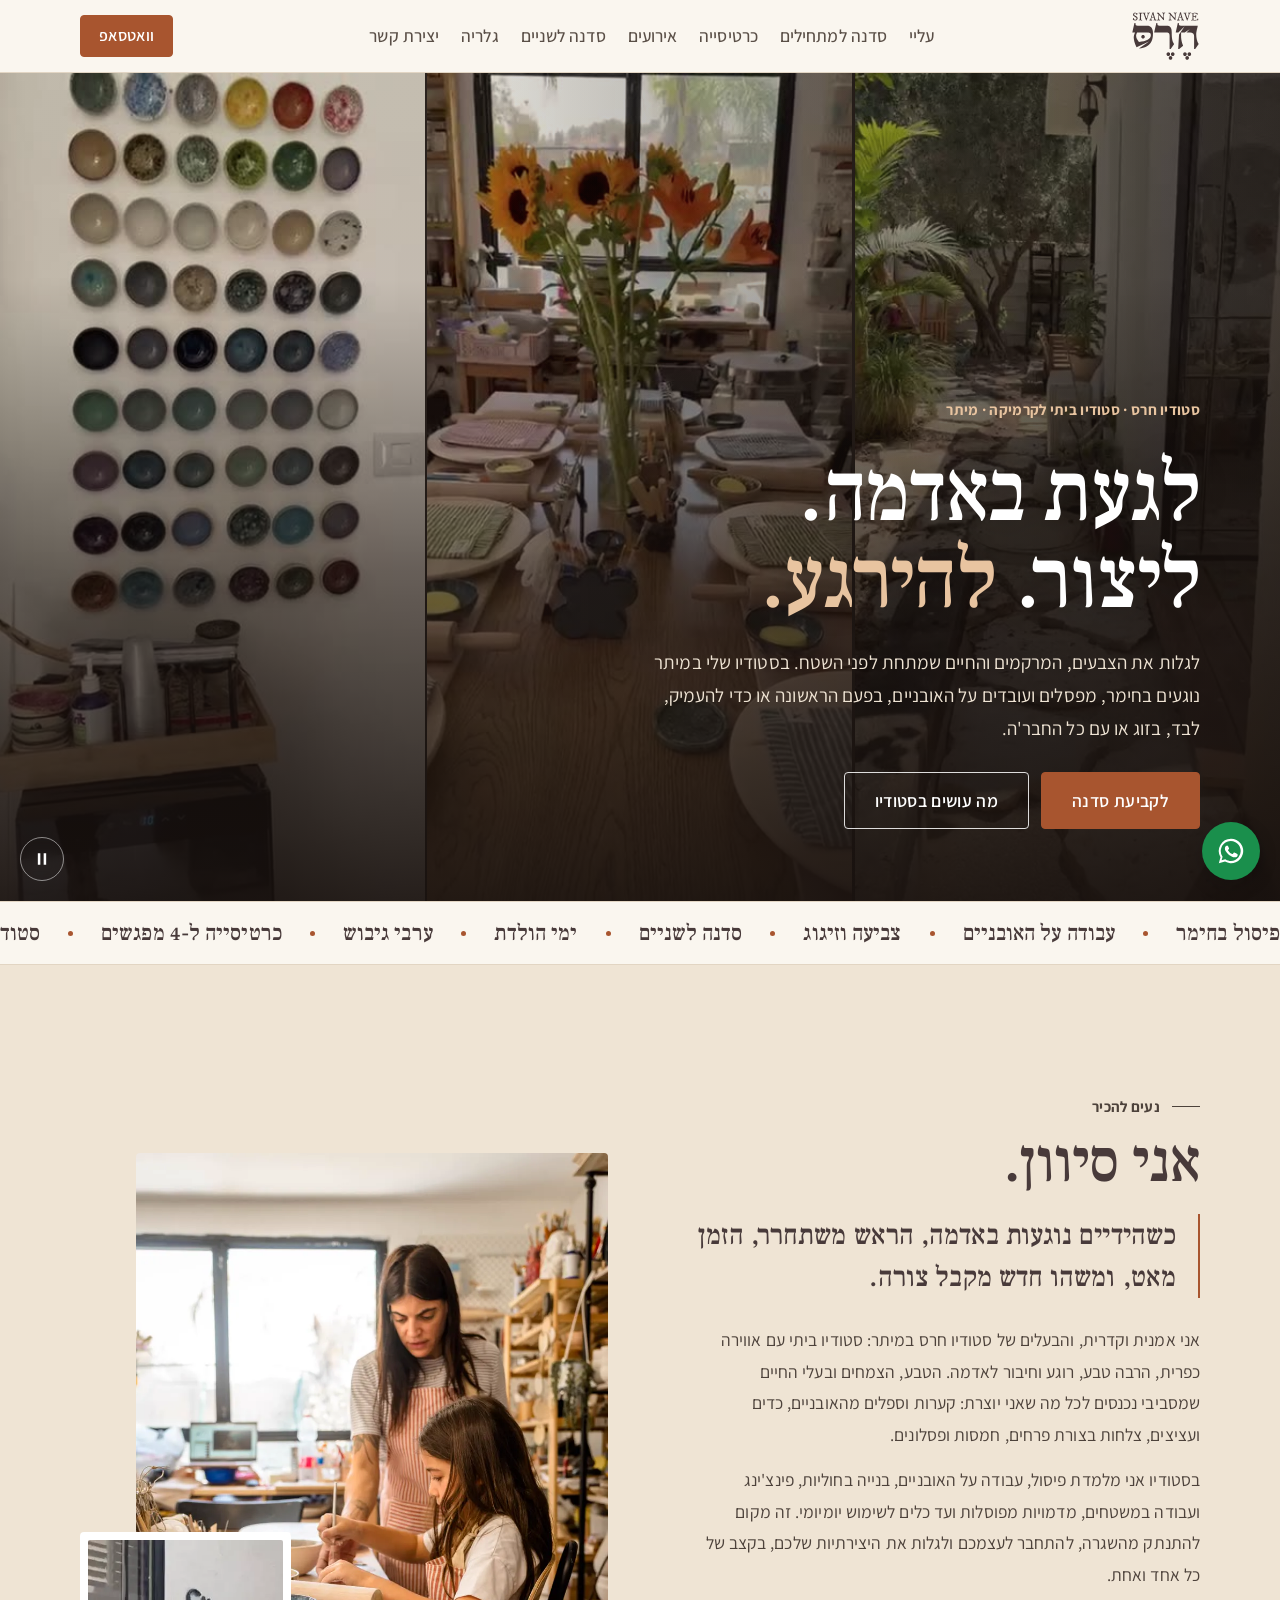
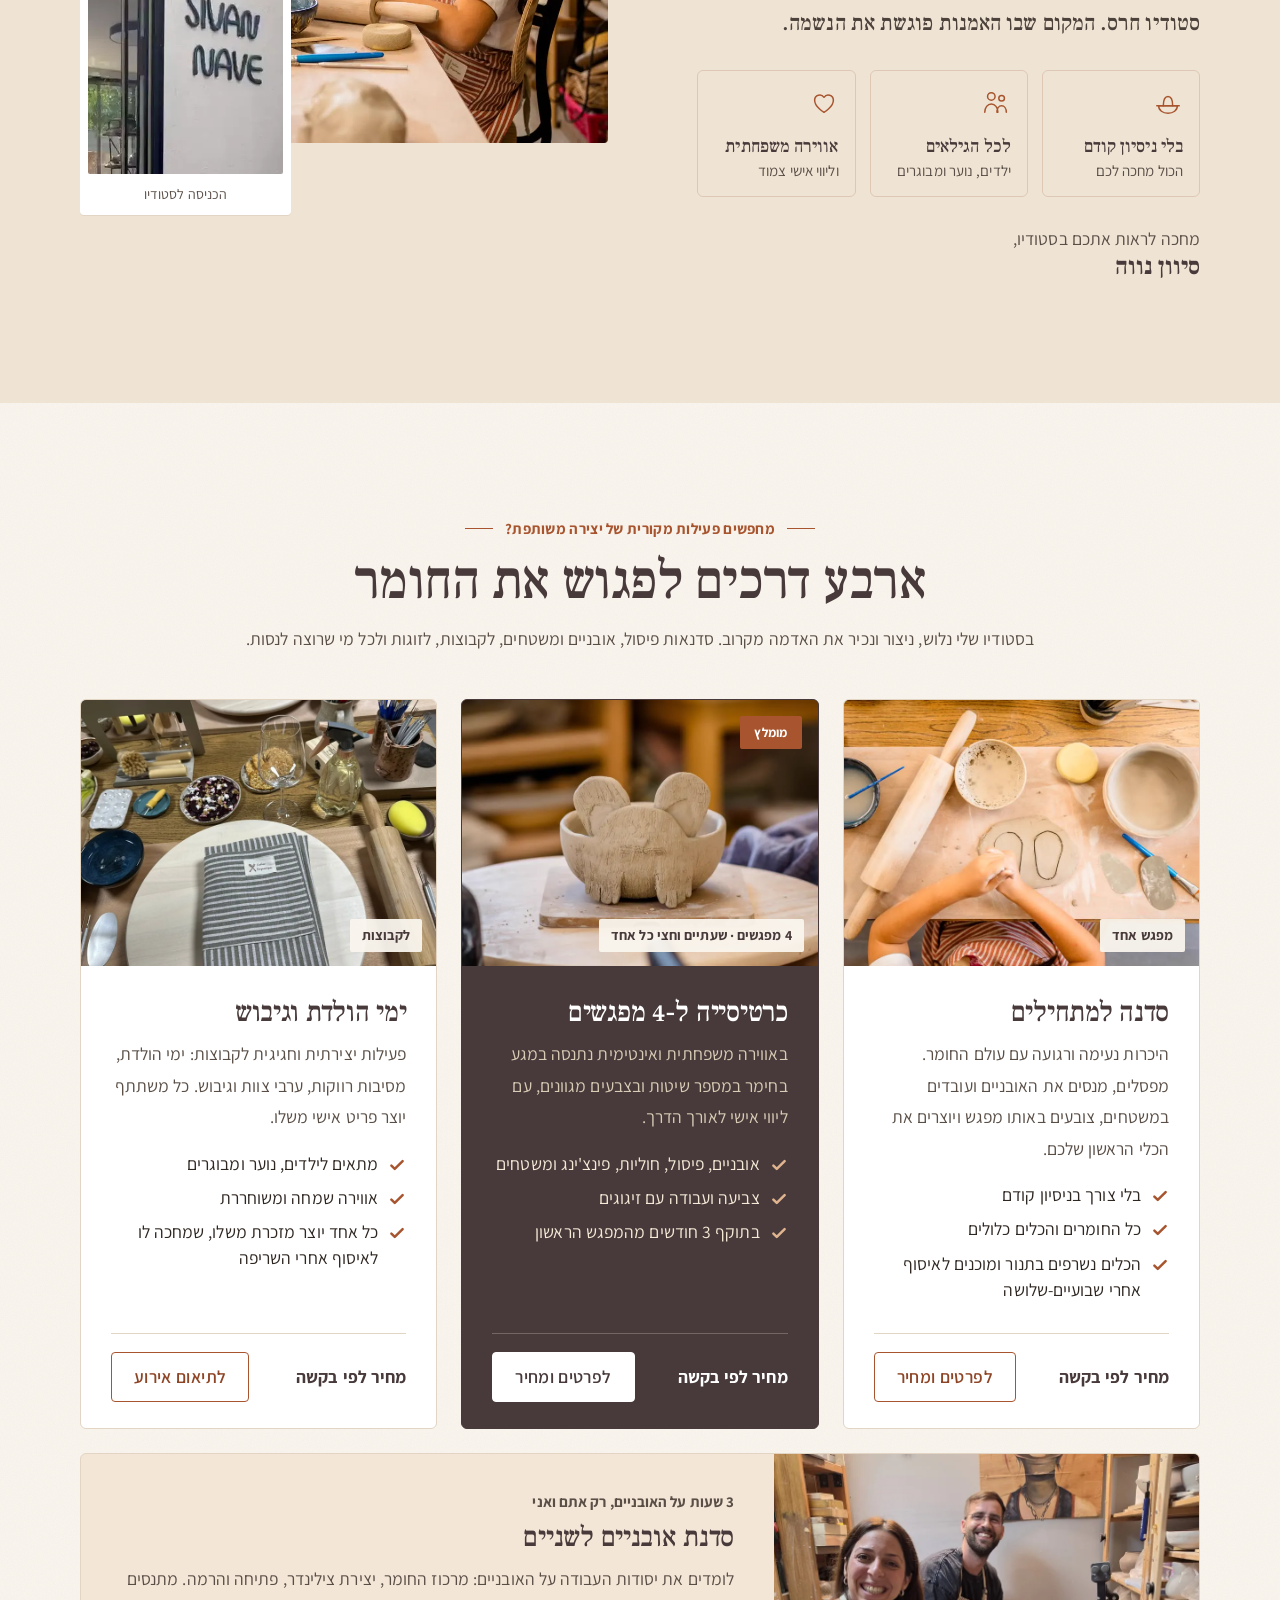
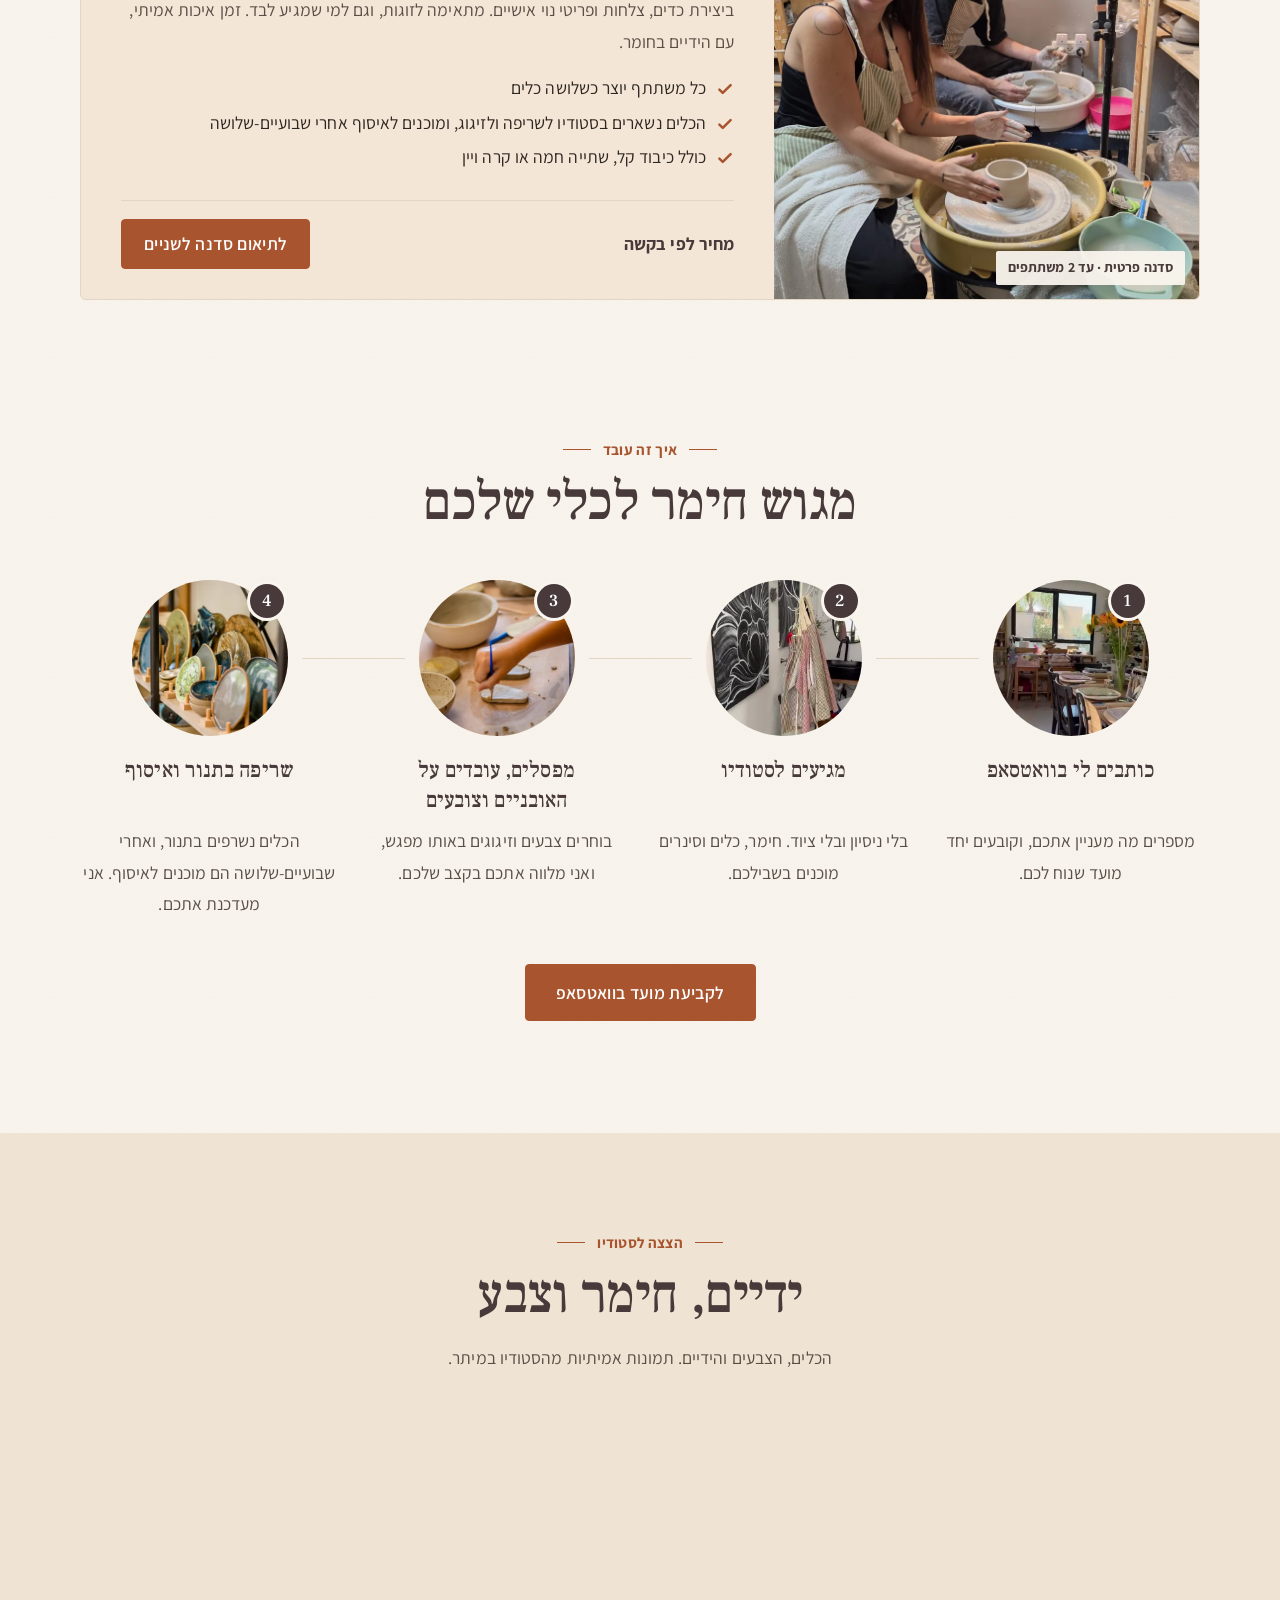
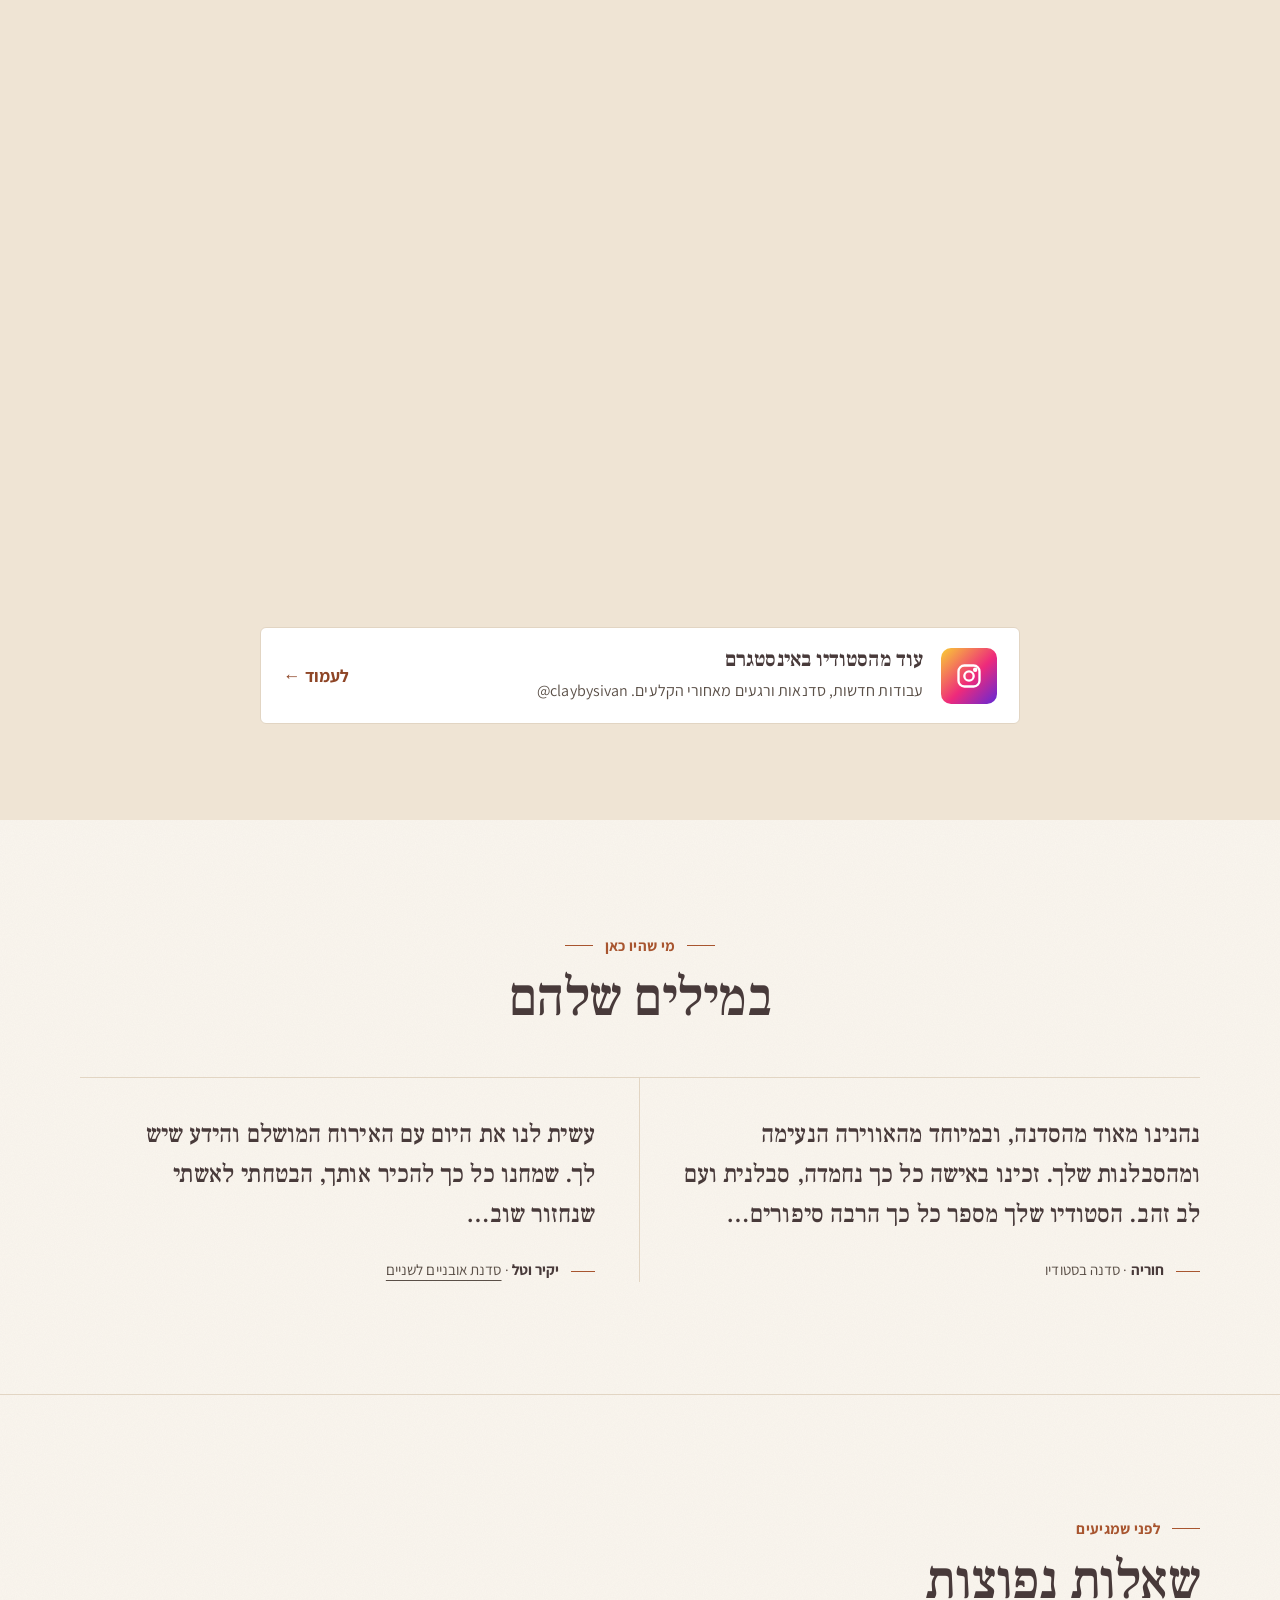
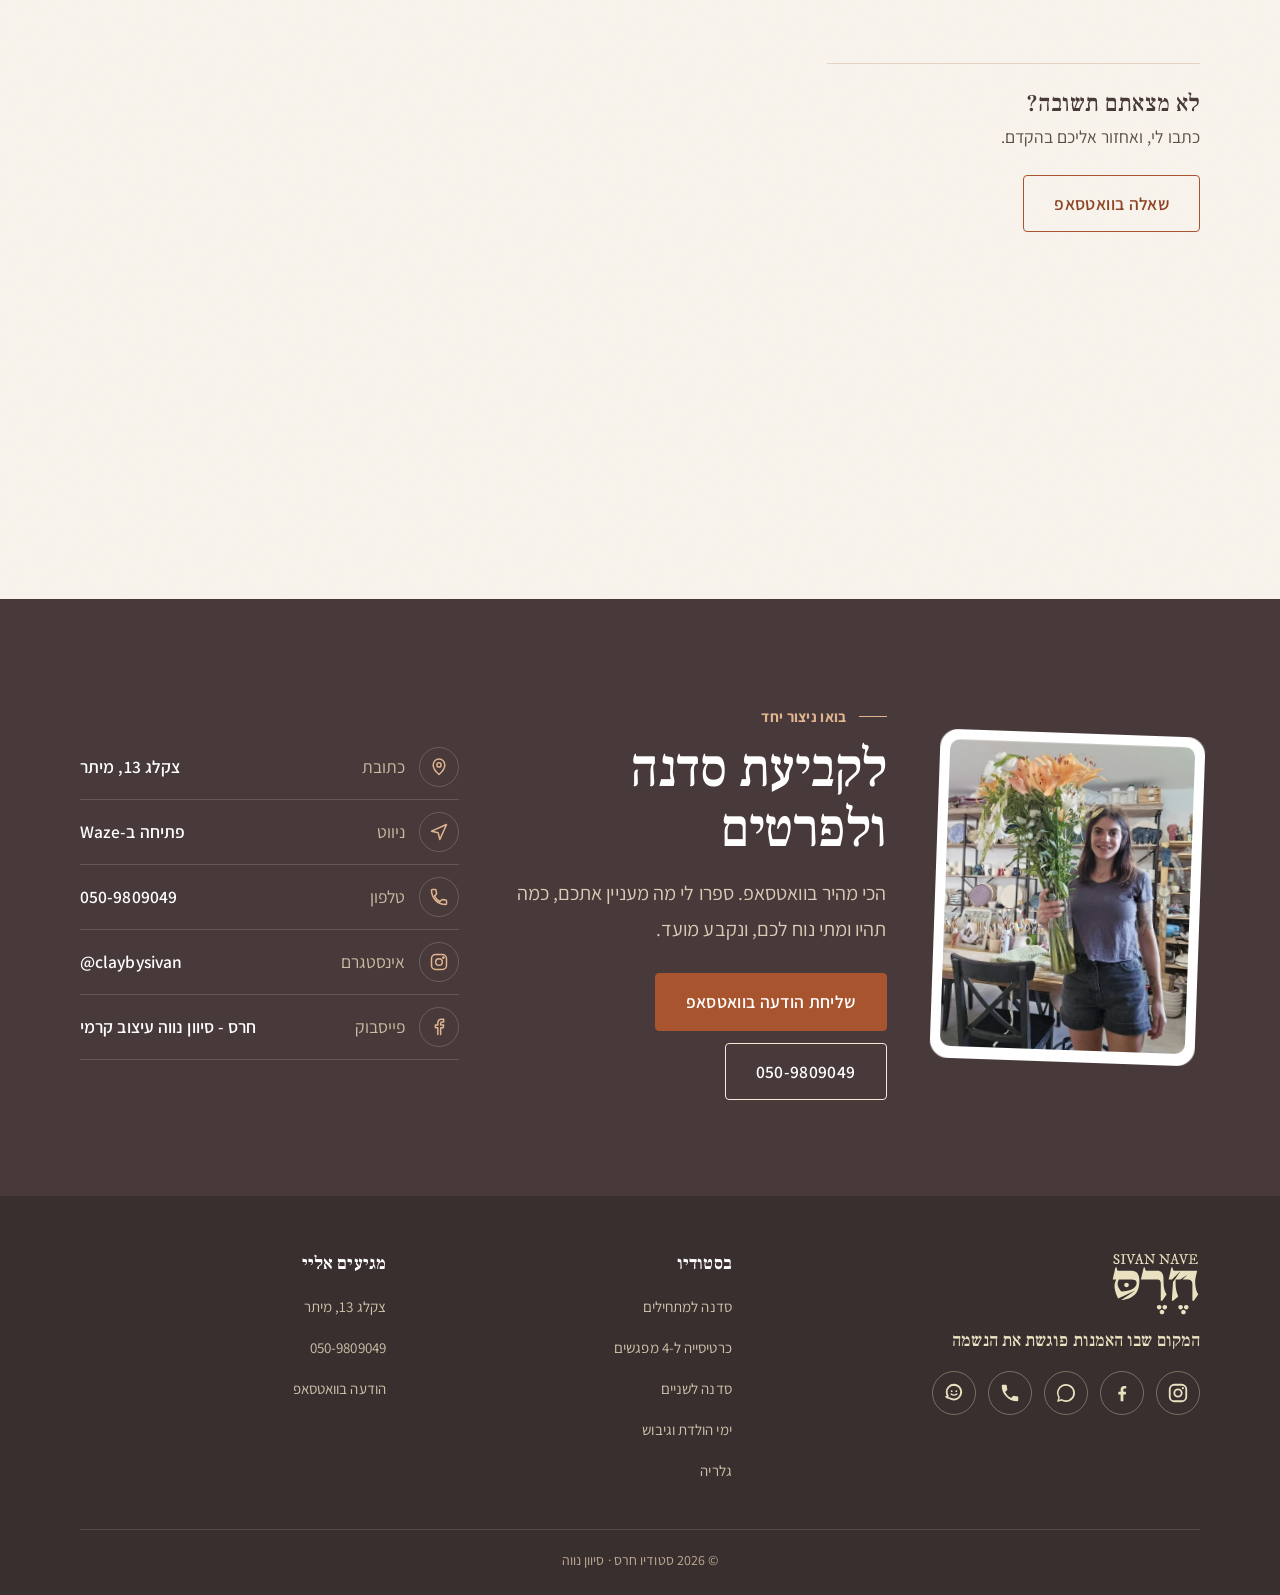
<file: index.html>
<!doctype html>
<html lang="he" dir="rtl">
<head>
<meta charset="utf-8">
<meta name="viewport" content="width=device-width, initial-scale=1">
<title>סטודיו חרס | סיוון נווה, קרמיקה במיתר</title>
<meta name="description" content="סטודיו חרס של סיוון נווה במיתר: סדנאות פיסול ואובניים, סדנה לשניים, כרטיסייה וימי הולדת. לגעת באדמה, ליצור, להירגע.">
<meta property="og:title" content="סטודיו חרס | סיוון נווה, קרמיקה במיתר">
<meta property="og:description" content="סטודיו ביתי לקרמיקה במיתר: סדנאות פיסול ואובניים, סדנה לשניים, כרטיסייה וימי הולדת. לגעת באדמה, ליצור, להירגע.">
<meta property="og:locale" content="he_IL">
<meta property="og:type" content="website">
<meta property="og:image" content="https://heresbysivan.com/images/og-image.jpg">
<meta property="og:url" content="https://heresbysivan.com/">
<link rel="canonical" href="https://heresbysivan.com/">
<meta property="og:image:width" content="1200">
<meta property="og:image:height" content="630">
<meta name="twitter:card" content="summary_large_image">
<meta name="robots" content="max-image-preview:large">
<meta name="theme-color" content="#faf6ef">
<link rel="icon" href="images/favicon.svg" type="image/svg+xml">
<link rel="apple-touch-icon" href="images/apple-touch-icon.png">
<link rel="preconnect" href="https://fonts.googleapis.com">
<link rel="preconnect" href="https://fonts.gstatic.com" crossorigin>
<link rel="stylesheet" href="https://fonts.googleapis.com/css2?family=Assistant:wght@400;600;700&family=Frank+Ruhl+Libre:wght@500;700&display=swap">
<link rel="stylesheet" href="styles.css">
<link rel="preload" as="image" href="media/studio-poster.jpg" media="(max-width: 900px)" fetchpriority="high">
<link rel="preload" as="image" href="media/walk-1.jpg" media="(min-width: 901px)" fetchpriority="high">
<link rel="preload" as="image" href="media/walk-2.jpg" media="(min-width: 901px)">
<link rel="preload" as="image" href="media/walk-3.jpg" media="(min-width: 901px)">
<noscript><style>.hero-media { background: #2e2621 url(media/studio-poster.jpg) center / cover; } .hero-media video { visibility: hidden; }</style></noscript>
<script type="application/ld+json">
{
  "@context": "https://schema.org",
  "@type": "LocalBusiness",
  "name": "סטודיו חרס - סיוון נווה",
  "alternateName": "Sivan Nave Ceramics",
  "description": "סטודיו ביתי לקרמיקה במיתר: סדנאות פיסול, אובניים ומשטחים, סדנת אובניים לשניים, כרטיסייה ל-4 מפגשים, ימי הולדת וגיבוש.",
  "telephone": "+972-50-980-9049",
  "image": "https://heresbysivan.com/images/og-image.jpg",
  "url": "https://heresbysivan.com/",
  "address": { "@type": "PostalAddress", "streetAddress": "צקלג 13", "addressLocality": "מיתר", "addressCountry": "IL" },
  "sameAs": ["https://www.instagram.com/claybysivan/", "https://www.facebook.com/profile.php?id=61577129723297"]
}
</script>
<script type="application/ld+json">
{
 "@context": "https://schema.org",
 "@type": "FAQPage",
 "mainEntity": [
  {
   "@type": "Question",
   "name": "כמה זה עולה?",
   "acceptedAnswer": {
    "@type": "Answer",
    "text": "זה תלוי בסוג הפעילות. בסדנאות לקבוצות ובאירועים המחיר תלוי גם במספר המשתתפים. כתבו לי בוואטסאפ מה מעניין אתכם, ואשלח מחיר מדויק."
   }
  },
  {
   "@type": "Question",
   "name": "למי זה מתאים?",
   "acceptedAnswer": {
    "@type": "Answer",
    "text": "לכולם: ילדים, נוער ומבוגרים. אפשר להגיע לבד, בזוג, עם הילדים או עם חברים."
   }
  },
  {
   "@type": "Question",
   "name": "צריך ניסיון קודם?",
   "acceptedAnswer": {
    "@type": "Answer",
    "text": "ממש לא. הסדנה למתחילים בנויה בדיוק בשביל מי שנוגע בחומר בפעם הראשונה."
   }
  },
  {
   "@type": "Question",
   "name": "כמה זמן נמשך מפגש?",
   "acceptedAnswer": {
    "@type": "Answer",
    "text": "מפגש בכרטיסייה נמשך שעתיים וחצי, וסדנת האובניים לשניים נמשכת שלוש שעות. בסדנאות ובאירועים לקבוצות אני מתאימה את האורך לקבוצה."
   }
  },
  {
   "@type": "Question",
   "name": "אפשר להזמין סדנה פרטית?",
   "acceptedAnswer": {
    "@type": "Answer",
    "text": "בטח. יש סדנת אובניים פרטית לשניים, ויש ימי הולדת, מסיבות רווקות, ערבי צוות וקבוצות חברים. כתבו לי מה סוג האירוע, התאריך, כמה משתתפים ובאילו גילאים, ונתאים יחד את הפעילות."
   }
  },
  {
   "@type": "Question",
   "name": "מה ללבוש?",
   "acceptedAnswer": {
    "@type": "Answer",
    "text": "בגדים נוחים שלא אכפת לכם שיתלכלכו קצת. סינרים יש בסטודיו."
   }
  },
  {
   "@type": "Question",
   "name": "מתי אפשר לקחת את הכלים הביתה?",
   "acceptedAnswer": {
    "@type": "Answer",
    "text": "הכלים נשארים בסטודיו להתייבש, להישרף בתנור ולהתזגג. בדרך כלל הם מוכנים לאיסוף אחרי שבועיים-שלושה, ואני מעדכנת כשהם מחכים לכם."
   }
  }
 ]
}
</script>
</head>
<body>
<a class="skip" href="#main">דילוג לתוכן</a>

<header class="top">
  <div class="wrap top-row">
    <a class="brand" href="#" aria-label="סטודיו חרס, סיוון נווה. לראש העמוד">
      <img class="logo" src="images/logo.svg" alt="" width="70" height="50">
    </a>
    <button class="menu-btn" type="button" aria-expanded="false" aria-controls="site-nav" aria-label="תפריט">
      <span></span><span></span><span></span>
    </button>
    <nav id="site-nav" aria-label="ניווט ראשי">
      <a href="#about">עליי</a>
      <a href="#workshops">סדנה למתחילים</a>
      <a href="#courses">כרטיסייה</a>
      <a href="#events">אירועים</a>
      <a href="#couples">סדנה לשניים</a>
      <a href="#gallery">גלריה</a>
      <a href="#contact">יצירת קשר</a>
    </nav>
    <a class="btn btn-small top-wa" data-wa="היי סיוון, הגעתי מהאתר ואשמח לפרטים.&#10;מה מעניין אותי:&#10;כמה משתתפים ובאילו גילאים:&#10;מתי נוח:" href="#contact">וואטסאפ</a>
  </div>
</header>

<main id="main">
  <section class="hero">
    <div class="hero-copy">
      <p class="eyebrow">סטודיו חרס · סטודיו ביתי לקרמיקה · מיתר</p>
      <h1>לגעת באדמה.<br>ליצור. <em>להירגע.</em></h1>
      <p class="lead">לגלות את הצבעים, המרקמים והחיים שמתחת לפני השטח. בסטודיו שלי במיתר נוגעים בחימר, מפסלים ועובדים על האובניים, בפעם הראשונה או כדי להעמיק, לבד, בזוג או עם כל החבר'ה.</p>
      <div class="actions">
        <a class="btn" data-wa="היי סיוון, הגעתי מהאתר ואשמח לקבוע סדנה.&#10;איזו סדנה מעניינת אותי:&#10;כמה משתתפים ובאילו גילאים:&#10;מתי נוח:" href="#contact">לקביעת סדנה</a>
        <a class="btn btn-ghost" href="#workshops">מה עושים בסטודיו</a>
      </div>
    </div>
    <div class="hero-media">
      <video class="hero-phone" muted loop playsinline preload="none" data-poster="media/studio-poster.jpg" data-src="media/studio.mp4" aria-label="סיור קצר בסטודיו חרס במיתר"></video>
      <div class="hero-reel" aria-hidden="true">
        <video muted loop playsinline preload="none" data-poster="media/walk-1.jpg" data-src="media/walk-1.mp4"></video>
        <video muted loop playsinline preload="none" data-poster="media/walk-2.jpg" data-src="media/walk-2.mp4"></video>
        <video muted loop playsinline preload="none" data-poster="media/walk-3.jpg" data-src="media/walk-3.mp4"></video>
      </div>
      <p class="hero-tag">צקלג 13, מיתר · ככה נראה הסטודיו</p>
      <button class="hero-pause" type="button" aria-pressed="false" aria-label="השהיית הסרטונים" hidden><svg viewBox="0 0 24 24" aria-hidden="true"><path class="i-pause" d="M7 5h3v14H7zM14 5h3v14h-3z"/><path class="i-play" d="M8 5l11 7-11 7z"/></svg></button>
    </div>
  </section>

  <div class="marquee" aria-hidden="true"><div class="marquee-track"><span>פיסול בחימר</span><span>עבודה על האובניים</span><span>צביעה וזיגוג</span><span>סדנה לשניים</span><span>ימי הולדת</span><span>ערבי גיבוש</span><span>כרטיסייה ל-4 מפגשים</span><span>סטודיו ביתי במיתר</span><span>פיסול בחימר</span><span>עבודה על האובניים</span><span>צביעה וזיגוג</span><span>סדנה לשניים</span><span>ימי הולדת</span><span>ערבי גיבוש</span><span>כרטיסייה ל-4 מפגשים</span><span>סטודיו ביתי במיתר</span></div></div>

  <section id="about" class="about" aria-labelledby="about-title">
    <div class="wrap about-layout">
      <div class="about-photos">
        <svg class="about-blob" viewBox="0 0 200 200" aria-hidden="true"><path d="M58 14c30-12 66-6 90 16 22 20 34 50 44 78 10 30-4 62-32 78-26 16-60 12-92 8-30-4-56-18-62-48-6-28 6-50 8-76 2-26 14-46 44-56z"/></svg>
        <figure class="about-main">
          <picture><source srcset="images/sivan-studio.webp" type="image/webp"><img src="images/sivan-studio.jpg" alt="סיוון מלווה ילדה בסדנה בסטודיו" width="880" height="1100" loading="lazy"></picture>
        </figure>
        <figure class="about-door">
          <picture><source srcset="images/door.webp" type="image/webp"><img src="images/door.jpg" alt="השם SIVAN NAVE על הקיר בכניסה לסטודיו" width="300" height="360" loading="lazy"></picture>
          <figcaption>הכניסה לסטודיו</figcaption>
        </figure>
      </div>
      <div class="about-text">
        <p class="eyebrow">נעים להכיר</p>
        <h2 id="about-title">אני סיוון.</h2>
        <blockquote class="about-quote"><p>כשהידיים נוגעות באדמה, הראש משתחרר, הזמן מאט, ומשהו חדש מקבל צורה.</p></blockquote>
        <p>אני אמנית וקדרית, והבעלים של סטודיו חרס במיתר: סטודיו ביתי עם אווירה כפרית, הרבה טבע, רוגע וחיבור לאדמה. הטבע, הצמחים ובעלי החיים שמסביבי נכנסים לכל מה שאני יוצרת: קערות וספלים מהאובניים, כדים ועציצים, צלחות בצורת פרחים, חמסות ופסלונים.</p>
        <p>בסטודיו אני מלמדת פיסול, עבודה על האובניים, בנייה בחוליות, פינצ'ינג ועבודה במשטחים, מדמויות מפוסלות ועד כלים לשימוש יומיומי. זה מקום להתנתק מהשגרה, להתחבר לעצמכם ולגלות את היצירתיות שלכם, בקצב של כל אחד ואחת.</p>
        <p class="about-motto">סטודיו חרס. המקום שבו האמנות פוגשת את הנשמה.</p>
        <ul class="about-facts">
          <li><svg viewBox="0 0 32 32" aria-hidden="true"><path d="M6 20h20c0 5-4.5 8-10 8S6 25 6 20z"/><path d="M11 20c0-6 2-10 5-10s5 4 5 10"/><path d="M4 20h24"/></svg><b>בלי ניסיון קודם</b><span>הכול מחכה לכם</span></li>
          <li><svg viewBox="0 0 32 32" aria-hidden="true"><circle cx="11" cy="10" r="4"/><circle cx="22" cy="12" r="3"/><path d="M4 27c0-5 3-9 7-9s7 4 7 9M17 27c0-4 2-7 5-7s5 3 5 7"/></svg><b>לכל הגילאים</b><span>ילדים, נוער ומבוגרים</span></li>
          <li><svg viewBox="0 0 32 32" aria-hidden="true"><path d="M16 27s-10-6-10-13a5.5 5.5 0 0 1 10-3 5.5 5.5 0 0 1 10 3c0 7-10 13-10 13z"/></svg><b>אווירה משפחתית</b><span>וליווי אישי צמוד</span></li>
        </ul>
        <div class="sign">
          <p>מחכה לראות אתכם בסטודיו,<b>סיוון נווה</b></p>
        </div>
      </div>
    </div>
  </section>

  <section class="offers" aria-labelledby="offers-title">
    <div class="wrap">
      <p class="eyebrow center">מחפשים פעילות מקורית של יצירה משותפת?</p>
      <h2 id="offers-title" class="center">ארבע דרכים לפגוש את החומר</h2>
      <p class="center muted offers-sub">בסטודיו שלי נלוש, ניצור ונכיר את האדמה מקרוב. סדנאות פיסול, אובניים ומשטחים, לקבוצות, לזוגות ולכל מי שרוצה לנסות.</p>
      <div class="offers-grid">
        <article id="workshops" class="offer">
          <figure class="offer-photo"><picture><source srcset="images/studio/offer-workshop.webp" type="image/webp"><img src="images/studio/offer-workshop.jpg" alt="ידיים של ילדה עובדות על חימר בסדנה" width="800" height="600" loading="lazy"></picture><span class="offer-chip">מפגש אחד</span></figure>
          <div class="offer-body">
            <h3 id="workshops-title">סדנה למתחילים</h3>
            <p>היכרות נעימה ורגועה עם עולם החומר. מפסלים, מנסים את האובניים ועובדים במשטחים, צובעים באותו מפגש ויוצרים את הכלי הראשון שלכם.</p>
            <ul><li><svg viewBox="0 0 16 16" aria-hidden="true"><path d="M3 8.5l3 3 7-7"/></svg>בלי צורך בניסיון קודם</li><li><svg viewBox="0 0 16 16" aria-hidden="true"><path d="M3 8.5l3 3 7-7"/></svg>כל החומרים והכלים כלולים</li><li><svg viewBox="0 0 16 16" aria-hidden="true"><path d="M3 8.5l3 3 7-7"/></svg>הכלים נשרפים בתנור ומוכנים לאיסוף אחרי שבועיים-שלושה</li></ul>
            <div class="offer-foot">
              <p class="price" data-price="workshop">מחיר לפי בקשה</p>
              <a class="btn btn-ghost" data-wa="היי סיוון, ראיתי באתר את הסדנה למתחילים ואשמח לפרטים ולמחיר.&#10;כמה משתתפים ובאילו גילאים:&#10;מתי נוח:" href="#contact" aria-describedby="workshops-title">לפרטים ומחיר</a>
            </div>
          </div>
        </article>
        <article id="courses" class="offer offer-featured">
          <span class="offer-badge">מומלץ</span>
          <figure class="offer-photo"><picture><source srcset="images/studio/offer-card.webp" type="image/webp"><img src="images/studio/offer-card.jpg" alt="קערה עם אוזניים על האובניים" width="800" height="600" loading="lazy"></picture><span class="offer-chip">4 מפגשים · שעתיים וחצי כל אחד</span></figure>
          <div class="offer-body">
            <h3 id="courses-title">כרטיסייה ל-4 מפגשים</h3>
            <p>באווירה משפחתית ואינטימית נתנסה במגע בחימר במספר שיטות ובצבעים מגוונים, עם ליווי אישי לאורך הדרך.</p>
            <ul><li><svg viewBox="0 0 16 16" aria-hidden="true"><path d="M3 8.5l3 3 7-7"/></svg>אובניים, פיסול, חוליות, פינצ'ינג ומשטחים</li><li><svg viewBox="0 0 16 16" aria-hidden="true"><path d="M3 8.5l3 3 7-7"/></svg>צביעה ועבודה עם זיגוגים</li><li><svg viewBox="0 0 16 16" aria-hidden="true"><path d="M3 8.5l3 3 7-7"/></svg>בתוקף 3 חודשים מהמפגש הראשון</li></ul>
            <div class="offer-foot">
              <p class="price" data-price="course">מחיר לפי בקשה</p>
              <a class="btn" data-wa="היי סיוון, ראיתי באתר את הכרטיסייה ל-4 מפגשים ואשמח לפרטים ולמחיר.&#10;למי הכרטיסייה ובאיזה גיל:&#10;מתי נוח:" href="#contact" aria-describedby="courses-title">לפרטים ומחיר</a>
            </div>
          </div>
        </article>
        <article id="events" class="offer">
          <figure class="offer-photo"><picture><source srcset="images/studio/offer-events.webp" type="image/webp"><img src="images/studio/offer-events.jpg" alt="שולחן הסדנה ערוך לאירוע עם כלי עבודה, כיבוד ויין" width="800" height="600" loading="lazy"></picture><span class="offer-chip">לקבוצות</span></figure>
          <div class="offer-body">
            <h3 id="events-title">ימי הולדת וגיבוש</h3>
            <p>פעילות יצירתית וחגיגית לקבוצות: ימי הולדת, מסיבות רווקות, ערבי צוות וגיבוש. כל משתתף יוצר פריט אישי משלו.</p>
            <ul><li><svg viewBox="0 0 16 16" aria-hidden="true"><path d="M3 8.5l3 3 7-7"/></svg>מתאים לילדים, נוער ומבוגרים</li><li><svg viewBox="0 0 16 16" aria-hidden="true"><path d="M3 8.5l3 3 7-7"/></svg>אווירה שמחה ומשוחררת</li><li><svg viewBox="0 0 16 16" aria-hidden="true"><path d="M3 8.5l3 3 7-7"/></svg>כל אחד יוצר מזכרת משלו, שמחכה לו לאיסוף אחרי השריפה</li></ul>
            <div class="offer-foot">
              <p class="price" data-price="event">מחיר לפי בקשה</p>
              <a class="btn btn-ghost" data-wa="היי סיוון, ראיתי באתר את הפעילות לימי הולדת וגיבוש ואשמח לתאם אירוע.&#10;סוג האירוע (יום הולדת, מסיבת רווקות, ערב צוות...):&#10;תאריך מבוקש:&#10;כמה משתתפים ובאילו גילאים:" href="#contact" aria-describedby="events-title">לתיאום אירוע</a>
            </div>
          </div>
        </article>
        <article id="couples" class="offer offer-wide">
          <figure class="offer-photo"><picture><source srcset="images/studio/offer-couples.webp" type="image/webp"><img src="images/studio/offer-couples.jpg" alt="זוג מחייך ליד האובניים בסדנה לשניים, עם הכלים שיצרו" width="900" height="900" loading="lazy" style="object-position: 50% 15%"></picture><span class="offer-chip">סדנה פרטית · עד 2 משתתפים</span></figure>
          <div class="offer-body">
            <p class="offer-kicker">3 שעות על האובניים, רק אתם ואני</p>
            <h3 id="couples-title">סדנת אובניים לשניים</h3>
            <p>לומדים את יסודות העבודה על האובניים: מרכוז החומר, יצירת צילינדר, פתיחה והרמה. מתנסים ביצירת כדים, צלחות ופריטי נוי אישיים. מתאימה לזוגות, וגם למי שמגיע לבד. זמן איכות אמיתי, עם הידיים בחומר.</p>
            <ul><li><svg viewBox="0 0 16 16" aria-hidden="true"><path d="M3 8.5l3 3 7-7"/></svg>כל משתתף יוצר כשלושה כלים</li><li><svg viewBox="0 0 16 16" aria-hidden="true"><path d="M3 8.5l3 3 7-7"/></svg>הכלים נשארים בסטודיו לשריפה ולזיגוג, ומוכנים לאיסוף אחרי שבועיים-שלושה</li><li><svg viewBox="0 0 16 16" aria-hidden="true"><path d="M3 8.5l3 3 7-7"/></svg>כולל כיבוד קל, שתייה חמה או קרה ויין</li></ul>
            <div class="offer-foot">
              <p class="price" data-price="couples">מחיר לפי בקשה</p>
              <a class="btn" data-wa="היי סיוון, ראיתי באתר את סדנת האובניים לשניים ואשמח לתאם.&#10;מספר משתתפים (1 או 2):&#10;מתי נוח:" href="#contact" aria-describedby="couples-title">לתיאום סדנה לשניים</a>
            </div>
          </div>
        </article>
      </div>
    </div>
  </section>

  <section class="steps" aria-labelledby="steps-title">
    <div class="wrap">
      <p class="eyebrow center">איך זה עובד</p>
      <h2 id="steps-title" class="center">מגוש חימר לכלי שלכם</h2>
      <ol class="step-list">
        <li><span class="step-photo"><picture><source srcset="images/studio/room.webp" type="image/webp"><img src="images/studio/room.jpg" alt="" width="200" height="200" loading="lazy"></picture></span><b>כותבים לי בוואטסאפ</b><span>מספרים מה מעניין אתכם, וקובעים יחד מועד שנוח לכם.</span></li>
        <li><span class="step-photo"><picture><source srcset="images/studio/aprons.webp" type="image/webp"><img src="images/studio/aprons.jpg" alt="" width="200" height="200" loading="lazy"></picture></span><b>מגיעים לסטודיו</b><span>בלי ניסיון ובלי ציוד. חימר, כלים וסינרים מוכנים בשבילכם.</span></li>
        <li><span class="step-photo"><picture><source srcset="images/studio/painting.webp" type="image/webp"><img src="images/studio/painting.jpg" alt="" width="200" height="200" loading="lazy"></picture></span><b>מפסלים, עובדים על האובניים וצובעים</b><span>בוחרים צבעים וזיגוגים באותו מפגש, ואני מלווה אתכם בקצב שלכם.</span></li>
        <li><span class="step-photo"><picture><source srcset="images/studio/plates.webp" type="image/webp"><img src="images/studio/plates.jpg" alt="" width="200" height="200" loading="lazy"></picture></span><b>שריפה בתנור ואיסוף</b><span>הכלים נשרפים בתנור, ואחרי שבועיים-שלושה הם מוכנים לאיסוף. אני מעדכנת אתכם.</span></li>
      </ol>
      <p class="center steps-cta"><a class="btn" data-wa="היי סיוון, הגעתי מהאתר ואשמח לקבוע מועד.&#10;מה מעניין אותי:&#10;כמה משתתפים ובאילו גילאים:&#10;מתי נוח:" href="#contact">לקביעת מועד בוואטסאפ</a></p>
    </div>
  </section>

  <section id="gallery" class="gallery" aria-labelledby="gallery-title">
    <div class="wrap">
      <p class="eyebrow center">הצצה לסטודיו</p>
      <h2 id="gallery-title" class="center">ידיים, חימר וצבע</h2>
      <p class="center muted">הכלים, הצבעים והידיים. תמונות אמיתיות מהסטודיו במיתר.</p>
      <div class="grid">
        <figure class="tile tall"><picture><source srcset="images/studio/plates.webp" type="image/webp"><img src="images/studio/plates.jpg" alt="מדף עם צלחות וקערות מזוגגות בגוני כחול, טורקיז וחרדל" width="720" height="1080" loading="lazy"></picture><figcaption>צלחות וקערות מזוגגות</figcaption></figure>
        <figure class="tile"><picture><source srcset="images/studio/glazes.webp" type="image/webp"><img src="images/studio/glazes.jpg" alt="צנצנות זיגוג על מדף, ומתחתן דוגמאות צבע עגולות בגוני כחול וטורקיז" width="464" height="464" loading="lazy"></picture><figcaption>הצבעים והזיגוגים</figcaption></figure>
        <figure class="tile tall"><picture><source srcset="images/studio/glaze-wall.webp" type="image/webp"><img src="images/studio/glaze-wall.jpg" alt="קיר לבן עם עשרות קערות דוגמה קטנות בשורות, כל אחת בזיגוג אחר" width="720" height="1080" loading="lazy"></picture><figcaption>קיר דוגמאות הזיגוג</figcaption></figure>
        <figure class="tile"><picture><source srcset="images/studio/carving.webp" type="image/webp"><img src="images/studio/carving.jpg" alt="יד קטנה חורטת צורה בלוח חימר, ולידה קערות חימר שעוד לא נשרפו" width="720" height="720" loading="lazy"></picture><figcaption>חריטה בחימר</figcaption></figure>
        <figure class="tile"><picture><source srcset="images/studio/painting.webp" type="image/webp"><img src="images/studio/painting.jpg" alt="יד צובעת במכחול צורה קטנה מחימר, ליד קערות חימר" width="720" height="720" loading="lazy"></picture><figcaption>צביעה בסדנה</figcaption></figure>
        <figure class="tile"><picture><source srcset="images/studio/shelves.webp" type="image/webp"><img src="images/studio/shelves.jpg" alt="מדפי מתכת עמוסים בקערות, כדים וצלחות בגוונים בהירים" width="720" height="720" loading="lazy"></picture><figcaption>המדפים בסטודיו</figcaption></figure>
        <figure class="tile"><picture><source srcset="images/studio/room.webp" type="image/webp"><img src="images/studio/room.jpg" alt="שולחן ארוך ערוך לסדנה ליד חלון גדול, ועליו זר חמניות" width="464" height="464" loading="lazy"></picture><figcaption>חדר הסדנאות</figcaption></figure>
        <figure class="tile"><picture><source srcset="images/studio/wheel-corner.webp" type="image/webp"><img src="images/studio/wheel-corner.jpg" alt="פינת האובניים ליד החלון, עם מדפים של צבעים וכלים" width="464" height="464" loading="lazy"></picture><figcaption>פינת האובניים</figcaption></figure>
        <figure class="tile"><picture><source srcset="images/studio/figurines.webp" type="image/webp"><img src="images/studio/figurines.jpg" alt="פסלונים מחימר שעוד לא נשרפו, על שולחן ליד החלון" width="720" height="720" loading="lazy"></picture><figcaption>פסלונים מחכים לשריפה</figcaption></figure>
        <figure class="tile"><picture><source srcset="images/studio/aprons.webp" type="image/webp"><img src="images/studio/aprons.jpg" alt="סינרים מפוספסים תלויים על הקיר, ליד ציור שחור-לבן של פרח" width="464" height="464" loading="lazy"></picture><figcaption>הסינרים מחכים</figcaption></figure>
      </div>
      <a class="ig-card" href="https://www.instagram.com/claybysivan/" target="_blank" rel="noopener">
        <span class="ig-icon" aria-hidden="true"><svg viewBox="0 0 24 24"><rect x="3" y="3" width="18" height="18" rx="5"/><circle cx="12" cy="12" r="4"/><circle cx="17.3" cy="6.7" r=".9"/></svg></span>
        <span class="ig-text"><b>עוד מהסטודיו באינסטגרם</b><span>עבודות חדשות, סדנאות ורגעים מאחורי הקלעים. <bdi dir="ltr" lang="en">@claybysivan</bdi></span></span>
        <span class="ig-go">לעמוד <span aria-hidden="true">←</span></span>
      </a>
    </div>
  </section>

  <section id="voices" class="voices" aria-labelledby="voices-title">
    <div class="wrap">
      <p class="eyebrow center">מי שהיו כאן</p>
      <h2 id="voices-title" class="center">במילים שלהם</h2>
      <div class="voices-list">
        <figure class="voice">
          <blockquote><p>נהנינו מאוד מהסדנה, ובמיוחד מהאווירה הנעימה ומהסבלנות שלך. זכינו באישה כל כך נחמדה, סבלנית ועם לב זהב. הסטודיו שלך מספר כל כך הרבה סיפורים…</p></blockquote>
          <figcaption><b>חוריה</b> · סדנה בסטודיו</figcaption>
        </figure>
        <figure class="voice">
          <blockquote><p>עשית לנו את היום עם האירוח המושלם והידע שיש לך. שמחנו כל כך להכיר אותך, הבטחתי לאשתי שנחזור שוב…</p></blockquote>
          <figcaption><b>יקיר וטל</b> · <a href="#couples">סדנת אובניים לשניים</a></figcaption>
        </figure>
      </div>
    </div>
  </section>

  <section class="faq" aria-labelledby="faq-title">
    <div class="wrap faq-layout">
      <div class="faq-side">
        <p class="eyebrow">לפני שמגיעים</p>
        <h2 id="faq-title">שאלות נפוצות</h2>
      </div>
      <div class="faq-list">
        <details><summary>כמה זה עולה?</summary><p>זה תלוי בסוג הפעילות. בסדנאות לקבוצות ובאירועים המחיר תלוי גם במספר המשתתפים. <a data-wa="היי סיוון, אשמח לקבל מחיר.&#10;מה מעניין אותי:&#10;כמה משתתפים:" href="#contact">כתבו לי בוואטסאפ</a> מה מעניין אתכם, ואשלח מחיר מדויק.</p></details>
        <details><summary>למי זה מתאים?</summary><p>לכולם: ילדים, נוער ומבוגרים. אפשר להגיע לבד, בזוג, עם הילדים או עם חברים.</p></details>
        <details><summary>צריך ניסיון קודם?</summary><p>ממש לא. הסדנה למתחילים בנויה בדיוק בשביל מי שנוגע בחומר בפעם הראשונה.</p></details>
        <details><summary>כמה זמן נמשך מפגש?</summary><p>מפגש בכרטיסייה נמשך שעתיים וחצי, וסדנת האובניים לשניים נמשכת שלוש שעות. בסדנאות ובאירועים לקבוצות אני מתאימה את האורך לקבוצה.</p></details>
        <details><summary>אפשר להזמין סדנה פרטית?</summary><p>בטח. יש סדנת אובניים פרטית לשניים, ויש ימי הולדת, מסיבות רווקות, ערבי צוות וקבוצות חברים. כתבו לי מה סוג האירוע, התאריך, כמה משתתפים ובאילו גילאים, ונתאים יחד את הפעילות.</p></details>
        <details><summary>מה ללבוש?</summary><p>בגדים נוחים שלא אכפת לכם שיתלכלכו קצת. סינרים יש בסטודיו.</p></details>
        <details><summary>מתי אפשר לקחת את הכלים הביתה?</summary><p>הכלים נשארים בסטודיו להתייבש, להישרף בתנור ולהתזגג. בדרך כלל הם מוכנים לאיסוף אחרי שבועיים-שלושה, ואני מעדכנת כשהם מחכים לכם.</p></details>
      </div>
      <div class="faq-more">
        <p class="faq-more-title">לא מצאתם תשובה?</p>
        <p class="muted">כתבו לי, ואחזור אליכם בהקדם.</p>
        <a class="btn btn-ghost" data-wa="היי סיוון, יש לי שאלה:" href="#contact">שאלה בוואטסאפ</a>
      </div>
    </div>
  </section>

  <section id="contact" class="contact" aria-labelledby="contact-title">
    <div class="wrap contact-grid">
      <figure class="contact-photo">
        <img src="images/sivan-flowers.jpg" alt="סיוון מחייכת בסטודיו עם זר חבצלות, ומאחוריה מדפים עם הכלים שלה" width="720" height="780" loading="lazy">
      </figure>
      <div>
        <p class="eyebrow">בואו ניצור יחד</p>
        <h2 id="contact-title">לקביעת סדנה ולפרטים</h2>
        <p class="lead">הכי מהיר בוואטסאפ. ספרו לי מה מעניין אתכם, כמה תהיו ומתי נוח לכם, ונקבע מועד.</p>
        <div class="actions">
          <a class="btn" data-wa="היי סיוון, הגעתי מהאתר ואשמח לפרטים.&#10;מה מעניין אותי:&#10;כמה משתתפים ובאילו גילאים:&#10;מתי נוח:" href="https://wa.me/972509809049">שליחת הודעה בוואטסאפ</a>
          <a class="btn btn-ghost" href="tel:+972509809049"><bdi dir="ltr">050-9809049</bdi></a>
        </div>
      </div>
      <div class="contact-side">
      <ul class="contact-list">
        <li><i aria-hidden="true"><svg viewBox="0 0 24 24"><path d="M12 21s-7-6.2-7-11.5a7 7 0 0 1 14 0C19 14.8 12 21 12 21z"/><circle cx="12" cy="9.5" r="2.5"/></svg></i><span>כתובת</span><a href="https://www.google.com/maps/search/?api=1&query=%D7%A6%D7%A7%D7%9C%D7%92+13+%D7%9E%D7%99%D7%AA%D7%A8" target="_blank" rel="noopener">צקלג 13, מיתר</a></li>
        <li><i aria-hidden="true"><svg viewBox="0 0 24 24"><path d="M3 11l18-8-8 18-2-8z"/></svg></i><span>ניווט</span><a href="https://waze.com/ul?q=%D7%A6%D7%A7%D7%9C%D7%92%2013%20%D7%9E%D7%99%D7%AA%D7%A8&amp;navigate=yes" target="_blank" rel="noopener">פתיחה ב-Waze</a></li>
        <li><i aria-hidden="true"><svg viewBox="0 0 24 24"><path d="M6.6 10.8a15 15 0 0 0 6.6 6.6l2.2-2.2c.3-.3.7-.4 1-.2 1.1.4 2.3.6 3.6.6.6 0 1 .4 1 1V20c0 .6-.4 1-1 1A17 17 0 0 1 3 4c0-.6.4-1 1-1h3.5c.6 0 1 .4 1 1 0 1.3.2 2.5.6 3.6.1.3 0 .7-.2 1z"/></svg></i><span>טלפון</span><a href="tel:+972509809049">050-9809049</a></li>
        <li><i aria-hidden="true"><svg viewBox="0 0 24 24"><rect x="3" y="3" width="18" height="18" rx="5"/><circle cx="12" cy="12" r="4"/><circle cx="17.3" cy="6.7" r=".8"/></svg></i><span>אינסטגרם</span><a href="https://www.instagram.com/claybysivan/" target="_blank" rel="noopener"><bdi dir="ltr" lang="en">@claybysivan</bdi></a></li>
        <li><i aria-hidden="true"><svg viewBox="0 0 24 24"><path d="M14 21v-8h3l.5-3.5H14V7.6c0-1 .3-1.7 1.8-1.7h1.8V2.8A24 24 0 0 0 15 2.7c-2.6 0-4.4 1.6-4.4 4.5v2.3H7.7V13h2.9v8"/></svg></i><span>פייסבוק</span><a href="https://www.facebook.com/profile.php?id=61577129723297" target="_blank" rel="noopener">חרס - סיוון נווה עיצוב קרמי</a></li>
      </ul>
      </div>
    </div>
  </section>
</main>

<footer class="foot">
  <div class="wrap foot-grid">
    <div class="foot-brand">
      <img class="foot-logo" src="images/logo-light.svg" alt="Sivan Nave חרס" width="84" height="60">
      <p class="foot-motto">המקום שבו האמנות פוגשת את הנשמה</p>
      <div class="social" aria-label="רשתות חברתיות" role="group">
      <a href="https://www.instagram.com/claybysivan/" target="_blank" rel="noopener" aria-label="אינסטגרם"><svg viewBox="0 0 24 24" aria-hidden="true"><rect x="3" y="3" width="18" height="18" rx="5" fill="none" stroke="currentColor" stroke-width="2"/><circle cx="12" cy="12" r="4" fill="none" stroke="currentColor" stroke-width="2"/><circle cx="17.3" cy="6.7" r="1.2" fill="currentColor"/></svg></a>
      <a href="https://www.facebook.com/profile.php?id=61577129723297" target="_blank" rel="noopener" aria-label="פייסבוק"><svg viewBox="0 0 24 24" aria-hidden="true"><path d="M13.5 21v-7.5h2.6l.4-3h-3V8.6c0-.9.3-1.5 1.5-1.5h1.6V4.4c-.3 0-1.2-.1-2.3-.1-2.3 0-3.8 1.4-3.8 3.9v2.3H8v3h2.5V21z" fill="currentColor"/></svg></a>
      <a data-wa="היי סיוון, הגעתי מהאתר ואשמח לפרטים.&#10;מה מעניין אותי:&#10;כמה משתתפים ובאילו גילאים:&#10;מתי נוח:" href="https://wa.me/972509809049" aria-label="וואטסאפ"><svg viewBox="0 0 32 32" aria-hidden="true"><path d="M16 3a13 13 0 0 0-11.2 19.6L3 29l6.6-1.7A13 13 0 1 0 16 3zm0 23.6c-2 0-4-.6-5.7-1.6l-.4-.2-3.9 1 1-3.8-.3-.4A10.6 10.6 0 1 1 16 26.6z" fill="currentColor"/></svg></a>
      <a href="tel:+972509809049" aria-label="טלפון 050-9809049"><svg viewBox="0 0 24 24" aria-hidden="true"><path d="M6.6 10.8a15.2 15.2 0 0 0 6.6 6.6l2.2-2.2c.3-.3.7-.4 1-.2 1.1.4 2.3.6 3.6.6.6 0 1 .4 1 1V20c0 .6-.4 1-1 1A17 17 0 0 1 3 4c0-.6.4-1 1-1h3.5c.6 0 1 .4 1 1 0 1.3.2 2.5.6 3.6.1.3 0 .7-.2 1z" fill="currentColor"/></svg></a>
      <a href="https://waze.com/ul?q=%D7%A6%D7%A7%D7%9C%D7%92%2013%20%D7%9E%D7%99%D7%AA%D7%A8&amp;navigate=yes" target="_blank" rel="noopener" aria-label="ניווט ב-Waze"><svg viewBox="0 0 24 24" aria-hidden="true"><path d="M12 3a8 8 0 0 0-8 8c0 1.6.5 3.1 1.3 4.3-.5.4-1.1.7-1.8.8.9 1.2 2.4 1.7 3.8 1.5A8 8 0 1 0 12 3z" fill="none" stroke="currentColor" stroke-width="2" stroke-linejoin="round"/><circle cx="9.5" cy="10" r="1" fill="currentColor"/><circle cx="14.5" cy="10" r="1" fill="currentColor"/><path d="M9 13.2c1.6 1.4 4.4 1.4 6 0" fill="none" stroke="currentColor" stroke-width="1.6" stroke-linecap="round"/></svg></a>
    </div>
    </div>
    <div class="foot-col" role="navigation" aria-label="ניווט בתחתית העמוד">
      <p class="foot-title">בסטודיו</p>
      <a href="#workshops">סדנה למתחילים</a>
      <a href="#courses">כרטיסייה ל-4 מפגשים</a>
      <a href="#couples">סדנה לשניים</a>
      <a href="#events">ימי הולדת וגיבוש</a>
      <a href="#gallery">גלריה</a>
    </div>
    <div class="foot-col">
      <p class="foot-title">מגיעים אליי</p>
      <a href="https://waze.com/ul?q=%D7%A6%D7%A7%D7%9C%D7%92%2013%20%D7%9E%D7%99%D7%AA%D7%A8&amp;navigate=yes" target="_blank" rel="noopener">צקלג 13, מיתר</a>
      <a href="tel:+972509809049"><bdi dir="ltr">050-9809049</bdi></a>
      <a data-wa="היי סיוון, הגעתי מהאתר ואשמח לפרטים." href="https://wa.me/972509809049">הודעה בוואטסאפ</a>
    </div>
  </div>
  <p class="foot-copy">© <span id="year"></span> סטודיו חרס · סיוון נווה</p>
</footer>

<a class="wa-float" data-wa="היי סיוון, הגעתי מהאתר ואשמח לפרטים.&#10;מה מעניין אותי:&#10;כמה משתתפים ובאילו גילאים:&#10;מתי נוח:" href="https://wa.me/972509809049" aria-label="שליחת הודעה בוואטסאפ">
  <svg viewBox="0 0 32 32" aria-hidden="true"><path d="M16 3a13 13 0 0 0-11.2 19.6L3 29l6.6-1.7A13 13 0 1 0 16 3zm0 23.6c-2 0-4-.6-5.7-1.6l-.4-.2-3.9 1 1-3.8-.3-.4A10.6 10.6 0 1 1 16 26.6zm5.8-7.9c-.3-.2-1.9-.9-2.2-1-.3-.1-.5-.2-.7.2l-1 1.2c-.2.2-.4.2-.7.1a8.7 8.7 0 0 1-4.3-3.8c-.3-.6.3-.5 1-1.7.1-.2 0-.4 0-.6l-1-2.3c-.2-.6-.5-.5-.7-.5h-.6c-.2 0-.6.1-.9.4-.3.3-1.2 1.1-1.2 2.8s1.2 3.2 1.4 3.4c.2.2 2.4 3.6 5.8 5 2.1.9 3 1 4 .8.7-.1 1.9-.8 2.2-1.5.3-.8.3-1.4.2-1.5-.1-.2-.3-.3-.6-.4z" fill="currentColor"/></svg>
</a>

<dialog class="lightbox" aria-label="תמונות מהסטודיו">
  <button class="lb-close" type="button" aria-label="סגירה" autofocus><svg viewBox="0 0 24 24" aria-hidden="true"><path d="M6 6l12 12M18 6 6 18"/></svg></button>
  <button class="lb-prev" type="button" aria-label="התמונה הקודמת"><svg viewBox="0 0 24 24" aria-hidden="true"><path d="m9 5 7 7-7 7"/></svg></button>
  <button class="lb-next" type="button" aria-label="התמונה הבאה"><svg viewBox="0 0 24 24" aria-hidden="true"><path d="m15 5-7 7 7 7"/></svg></button>
  <figure class="lb-figure"><img class="lb-img" alt="" decoding="async"><figcaption class="lb-cap" aria-live="polite"><span class="lb-text"></span> <span class="lb-count"></span></figcaption></figure>
</dialog>

<script src="site.js"></script>
</body>
</html>
</file>
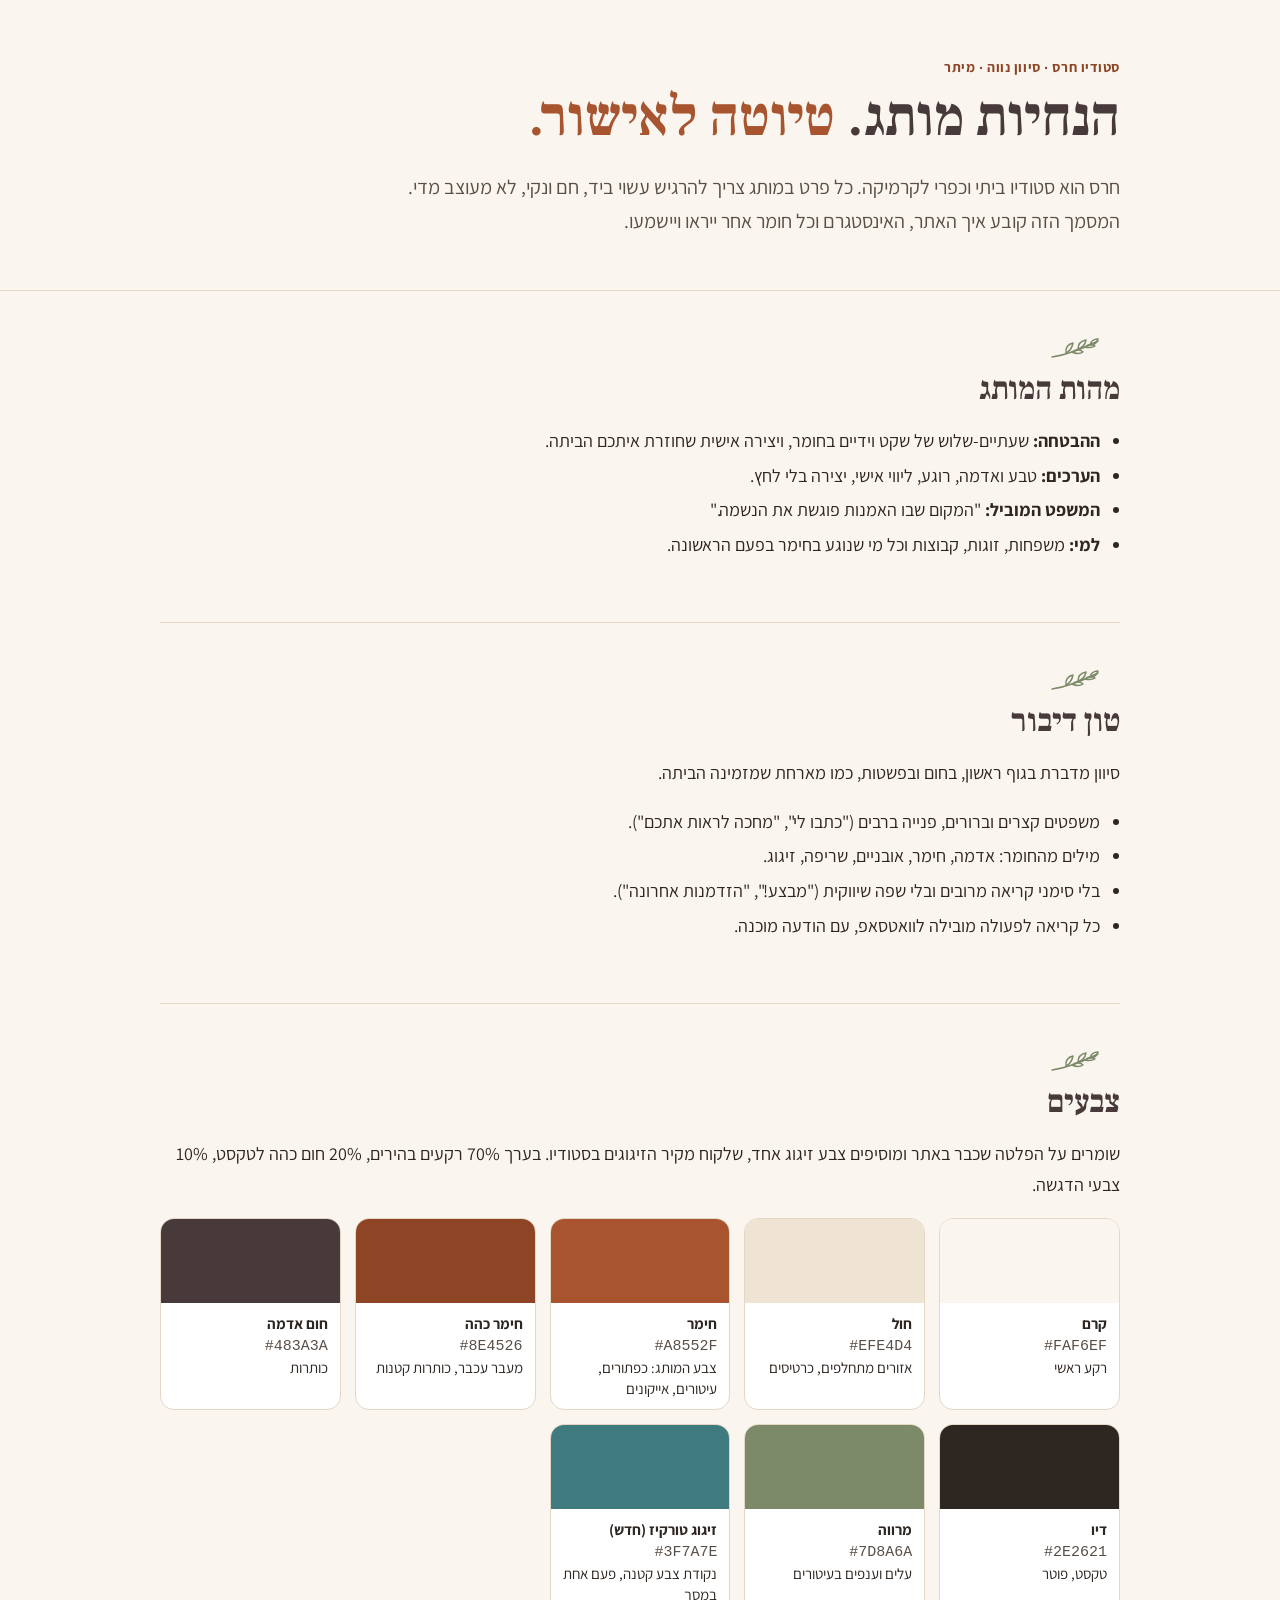
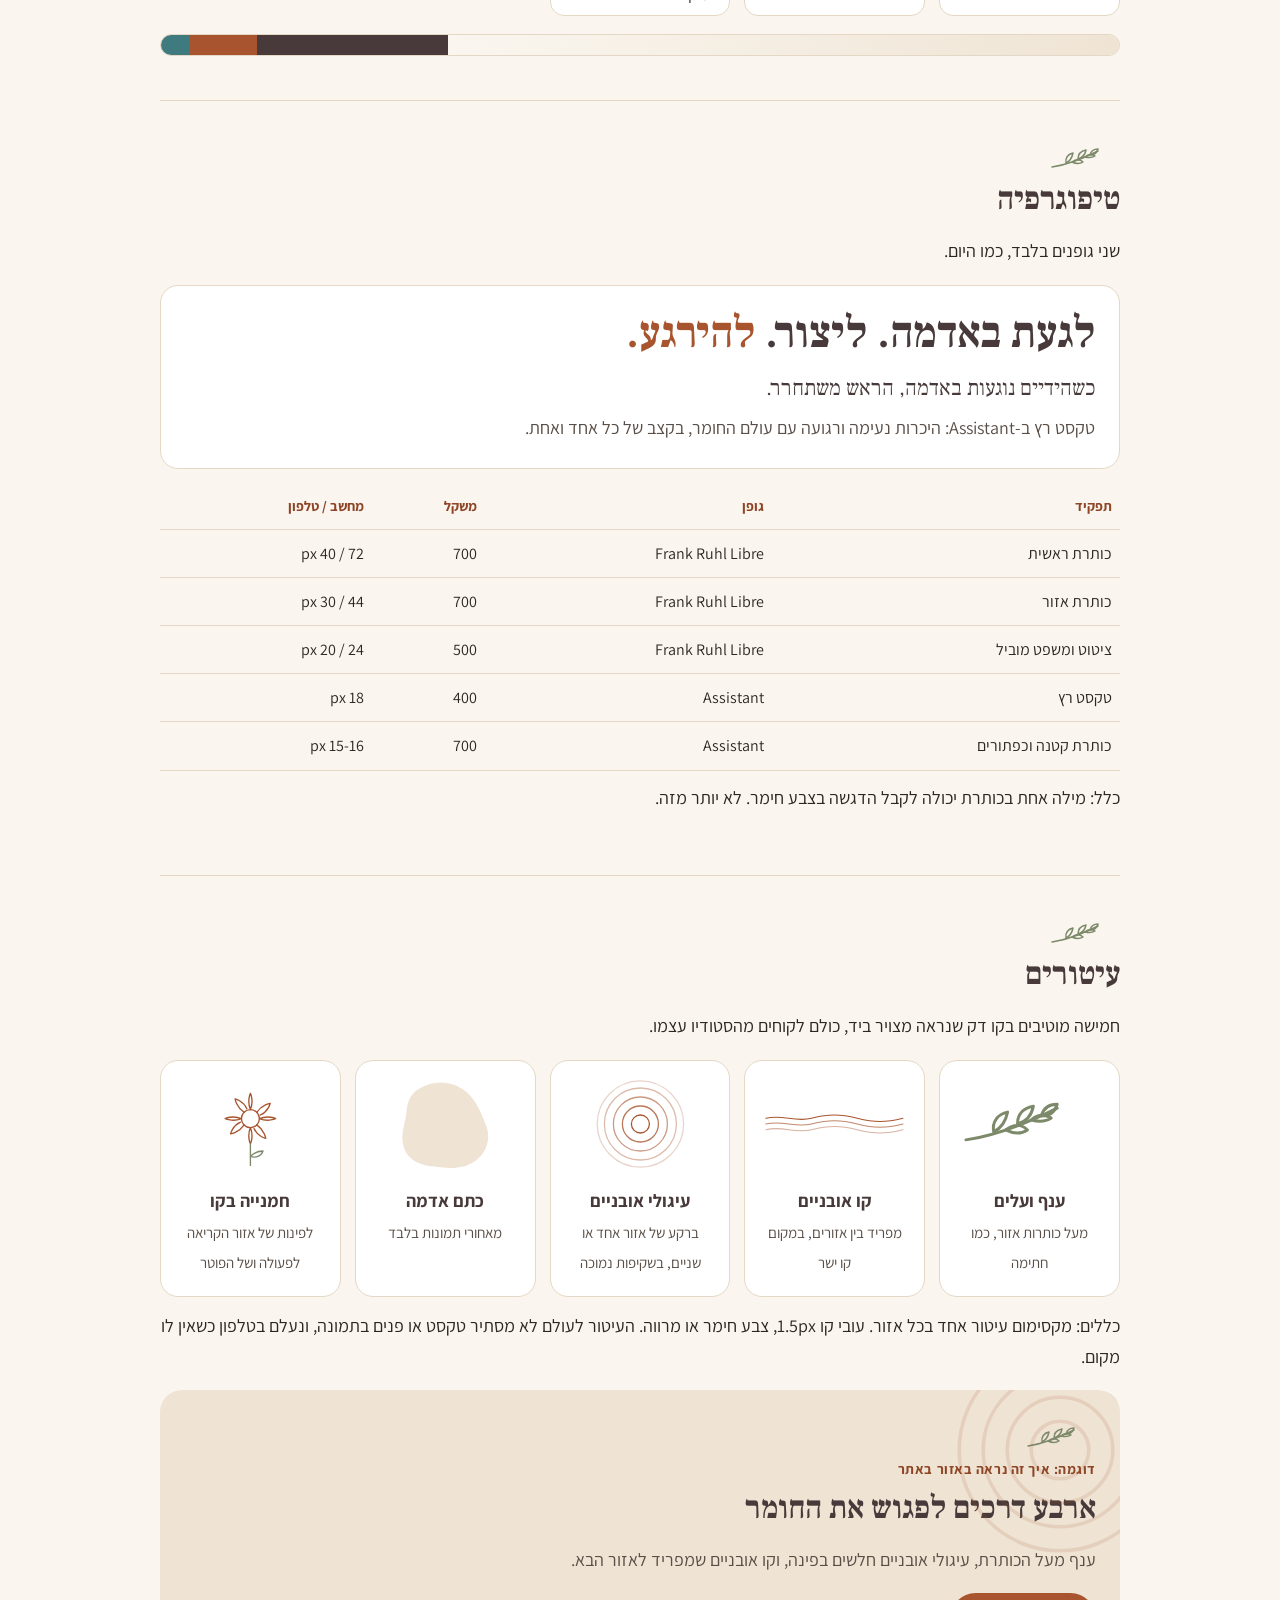
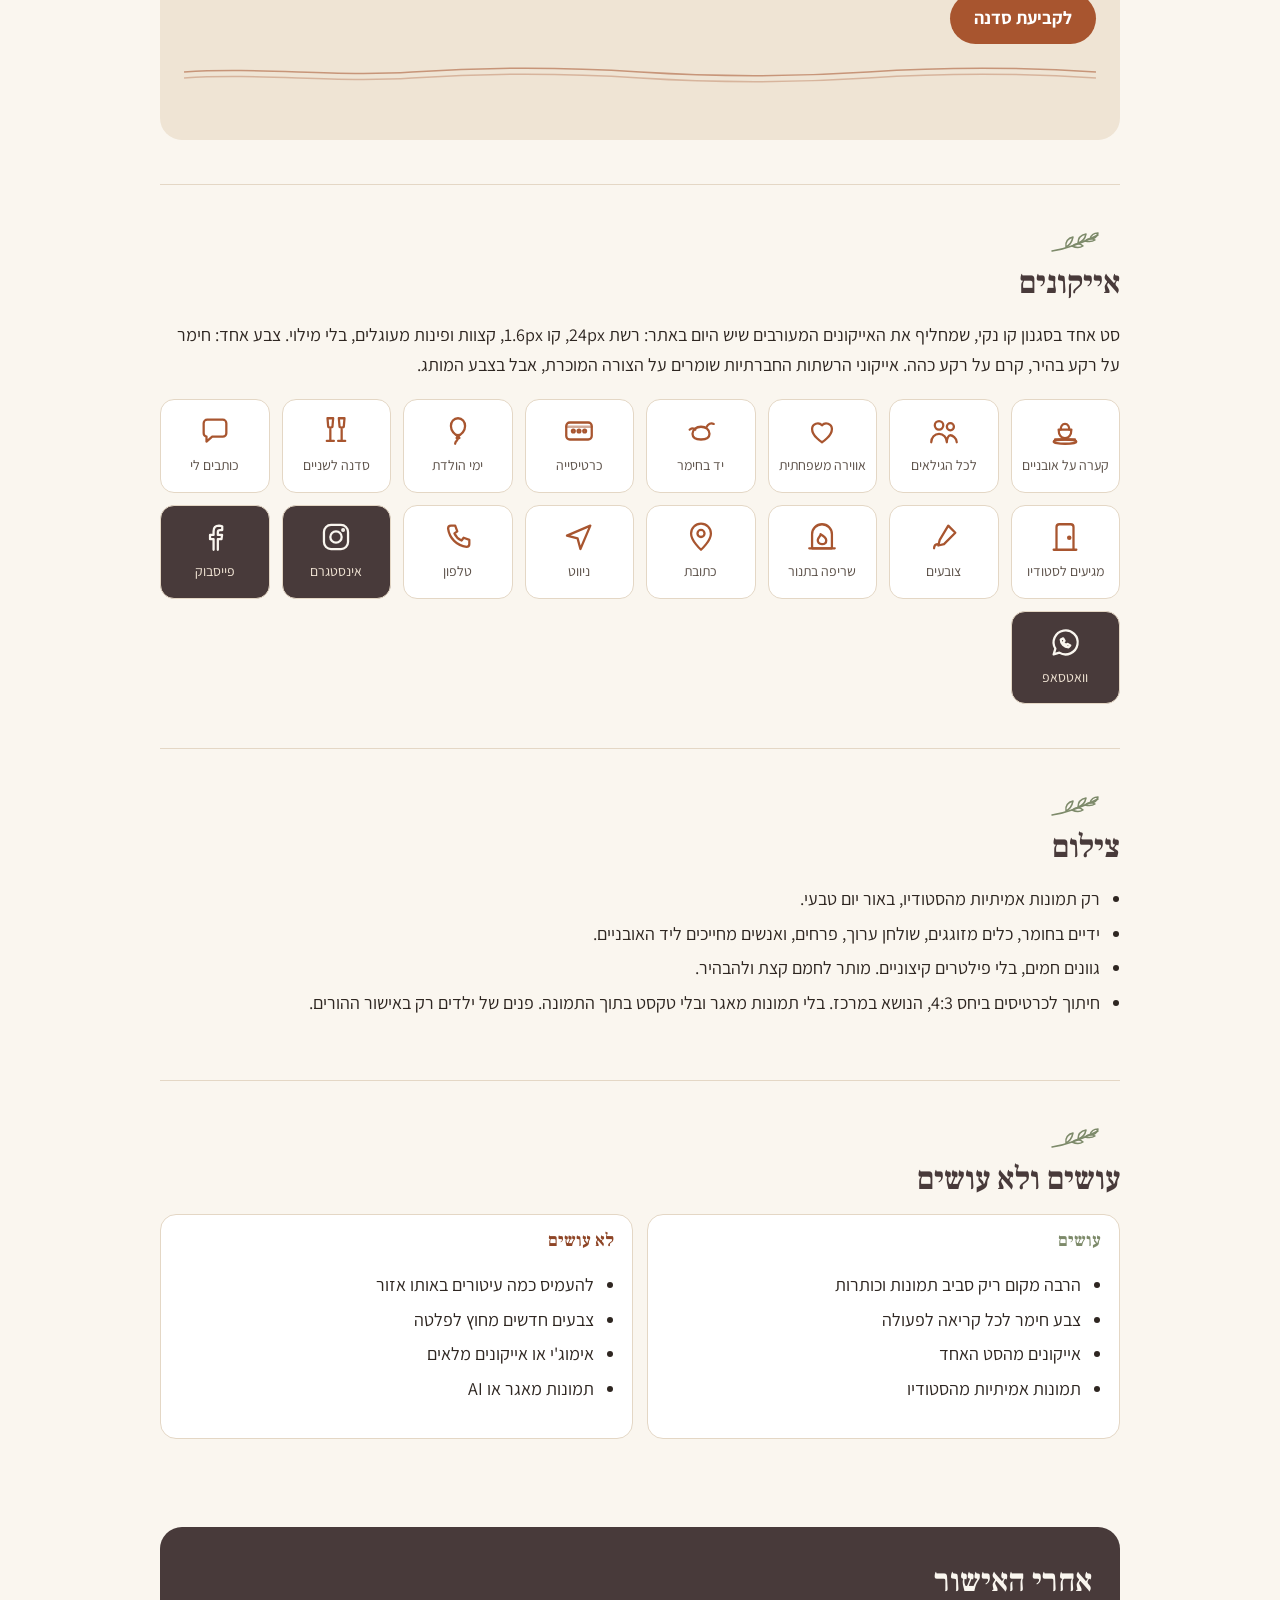
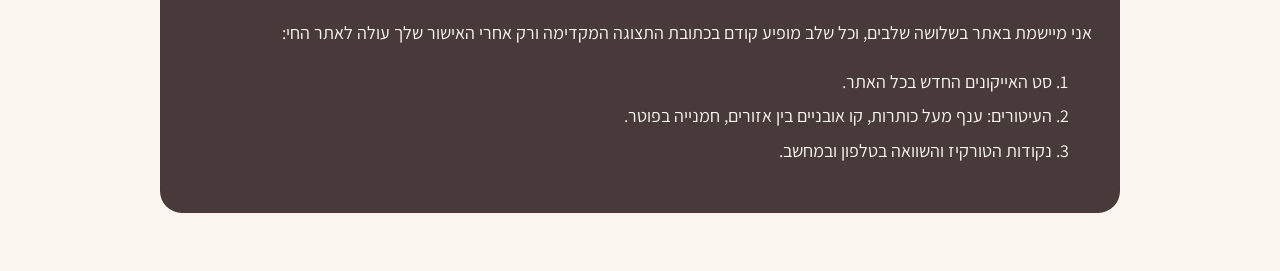
<file: branding/brand-guidelines.html>
<!doctype html>
<html lang="he" dir="rtl">
<head>
<meta charset="utf-8">
<meta name="viewport" content="width=device-width, initial-scale=1">
<title>חרס, סיוון נווה: הנחיות מותג</title>
<link rel="preconnect" href="https://fonts.googleapis.com">
<link rel="preconnect" href="https://fonts.gstatic.com" crossorigin>
<link rel="stylesheet" href="https://fonts.googleapis.com/css2?family=Assistant:wght@400;600;700&family=Frank+Ruhl+Libre:wght@500;700&display=swap">
<style>
:root{--cream:#FAF6EF;--sand:#EFE4D4;--clay:#A8552F;--clay-dark:#8E4526;--brown:#483A3A;--ink:#2E2621;--sage:#7D8A6A;--glaze:#3F7A7E;--line:#E4D7C5;--muted:#5A4F47}
*{box-sizing:border-box}
body{margin:0;background:var(--cream);color:var(--ink);font:18px/1.7 "Assistant",Arial,sans-serif}
.wrap{width:min(960px,100% - 32px);margin-inline:auto}
header{padding:56px 0 32px;border-bottom:1px solid var(--line)}
h1,h2,h3{font-family:"Frank Ruhl Libre",serif;color:var(--brown);line-height:1.15;margin:0 0 12px}
h1{font-size:clamp(36px,6vw,56px)} h1 em{color:var(--clay);font-style:normal}
h2{font-size:32px;margin-top:8px} h3{font-size:20px}
.eyebrow{font-weight:700;font-size:14px;letter-spacing:.04em;color:var(--clay-dark);margin:0 0 6px}
.lead{font-size:20px;color:var(--muted);max-width:36em}
section{padding:44px 0;border-bottom:1px solid var(--line)}
.sprig{display:block;width:72px;height:28px;margin-bottom:6px;stroke:var(--sage);fill:none;stroke-width:1.5;stroke-linecap:round;stroke-linejoin:round}
ul{padding-inline-start:20px} li{margin-bottom:4px}
.swatches{display:grid;grid-template-columns:repeat(auto-fill,minmax(150px,1fr));gap:14px;margin-top:18px}
.sw{border:1px solid var(--line);border-radius:14px;overflow:hidden;background:#fff}
.sw i{display:block;height:84px}
.sw div{padding:10px 12px;font-size:15px;line-height:1.4} .sw b{display:block} .sw code{color:var(--muted);direction:ltr;display:inline-block}
.ratio{display:flex;height:22px;border-radius:999px;overflow:hidden;margin-top:18px;border:1px solid var(--line)}
table{width:100%;border-collapse:collapse;margin-top:16px;font-size:16px}
th,td{text-align:right;padding:10px 8px;border-bottom:1px solid var(--line);vertical-align:top}
th{color:var(--clay-dark);font-size:14px}
.type-sample{background:#fff;border:1px solid var(--line);border-radius:18px;padding:24px;margin-top:16px}
.type-sample .h{font-family:"Frank Ruhl Libre",serif;font-weight:700;font-size:44px;color:var(--brown);line-height:1.1}
.type-sample .h em{color:var(--clay);font-style:normal}
.grid{display:grid;grid-template-columns:repeat(auto-fit,minmax(160px,1fr));gap:14px;margin-top:18px}
.card{background:#fff;border:1px solid var(--line);border-radius:18px;padding:18px;text-align:center}
.card svg{width:100%;height:90px;fill:none;stroke-linecap:round;stroke-linejoin:round}
.card b{display:block;margin-top:8px;color:var(--brown)} .card span{font-size:15px;color:var(--muted)}
.icons{display:grid;grid-template-columns:repeat(auto-fill,minmax(104px,1fr));gap:12px;margin-top:18px}
.ic{background:#fff;border:1px solid var(--line);border-radius:14px;padding:14px 6px;text-align:center;font-size:14px;color:var(--muted)}
.ic svg{width:34px;height:34px;display:block;margin:0 auto 6px;fill:none;stroke:var(--clay);stroke-width:1.6;stroke-linecap:round;stroke-linejoin:round}
.ic.dark{background:var(--brown);color:#f3e6d6} .ic.dark svg{stroke:var(--cream)}
.dodont{display:grid;grid-template-columns:1fr 1fr;gap:14px;margin-top:16px}
.dodont div{background:#fff;border:1px solid var(--line);border-radius:16px;padding:16px 18px}
.dodont h3{font-size:18px} .do h3{color:var(--sage)} .dont h3{color:var(--clay-dark)}
.demo{background:var(--sand);border-radius:22px;padding:34px 24px;margin-top:18px;position:relative;overflow:hidden}
.demo .rings{position:absolute;inset-inline-start:-60px;top:-60px;width:240px;height:240px;stroke:var(--clay);opacity:.14;fill:none;stroke-width:1.5}
.demo .wheel{display:block;width:100%;height:18px;stroke:var(--clay);fill:none;stroke-width:1.5;opacity:.55;margin:22px 0}
.btn{display:inline-block;background:var(--clay);color:#fff;font-weight:700;border-radius:999px;padding:10px 24px;text-decoration:none}
.approve{background:var(--brown);color:var(--cream);border-radius:22px;padding:28px;margin:44px 0 60px}
.approve h2{color:var(--cream)}
@media (max-width:620px){.dodont{grid-template-columns:1fr}.type-sample .h{font-size:34px}}
</style>
</head>
<body>
<svg width="0" height="0" style="position:absolute" aria-hidden="true">
  <symbol id="sprig" viewBox="0 0 72 28"><path d="M4 22c14-2 30-8 46-16"/><path d="M18 18c-1-5 2-9 7-10-1 5-3 8-7 10z"/><path d="M30 14c0-5 3-8 8-9-1 5-4 8-8 9z"/><path d="M42 10c1-4 4-6 8-6-1 4-4 6-8 6z"/><path d="M24 17c4 2 8 2 11 0-3-3-7-3-11 0z"/><path d="M37 12c4 1 7 1 10-1-3-2-7-2-10 1z"/></symbol>
</svg>

<header>
  <div class="wrap">
    <p class="eyebrow">סטודיו חרס · סיוון נווה · מיתר</p>
    <h1>הנחיות מותג. <em>טיוטה לאישור.</em></h1>
    <p class="lead">חרס הוא סטודיו ביתי וכפרי לקרמיקה. כל פרט במותג צריך להרגיש עשוי ביד, חם ונקי, לא מעוצב מדי. המסמך הזה קובע איך האתר, האינסטגרם וכל חומר אחר ייראו ויישמעו.</p>
  </div>
</header>

<main class="wrap">
<section>
  <svg class="sprig"><use href="#sprig"/></svg>
  <h2>מהות המותג</h2>
  <ul>
    <li><b>ההבטחה:</b> שעתיים-שלוש של שקט וידיים בחומר, ויצירה אישית שחוזרת איתכם הביתה.</li>
    <li><b>הערכים:</b> טבע ואדמה, רוגע, ליווי אישי, יצירה בלי לחץ.</li>
    <li><b>המשפט המוביל:</b> "המקום שבו האמנות פוגשת את הנשמה."</li>
    <li><b>למי:</b> משפחות, זוגות, קבוצות וכל מי שנוגע בחימר בפעם הראשונה.</li>
  </ul>
</section>

<section>
  <svg class="sprig"><use href="#sprig"/></svg>
  <h2>טון דיבור</h2>
  <p>סיוון מדברת בגוף ראשון, בחום ובפשטות, כמו מארחת שמזמינה הביתה.</p>
  <ul>
    <li>משפטים קצרים וברורים, פנייה ברבים ("כתבו לי", "מחכה לראות אתכם").</li>
    <li>מילים מהחומר: אדמה, חימר, אובניים, שריפה, זיגוג.</li>
    <li>בלי סימני קריאה מרובים ובלי שפה שיווקית ("מבצע!", "הזדמנות אחרונה").</li>
    <li>כל קריאה לפעולה מובילה לוואטסאפ, עם הודעה מוכנה.</li>
  </ul>
</section>

<section>
  <svg class="sprig"><use href="#sprig"/></svg>
  <h2>צבעים</h2>
  <p>שומרים על הפלטה שכבר באתר ומוסיפים צבע זיגוג אחד, שלקוח מקיר הזיגוגים בסטודיו. בערך 70% רקעים בהירים, 20% חום כהה לטקסט, 10% צבעי הדגשה.</p>
  <div class="swatches">
    <div class="sw"><i style="background:#FAF6EF"></i><div><b>קרם</b><code>#FAF6EF</code><br>רקע ראשי</div></div>
    <div class="sw"><i style="background:#EFE4D4"></i><div><b>חול</b><code>#EFE4D4</code><br>אזורים מתחלפים, כרטיסים</div></div>
    <div class="sw"><i style="background:#A8552F"></i><div><b>חימר</b><code>#A8552F</code><br>צבע המותג: כפתורים, עיטורים, אייקונים</div></div>
    <div class="sw"><i style="background:#8E4526"></i><div><b>חימר כהה</b><code>#8E4526</code><br>מעבר עכבר, כותרות קטנות</div></div>
    <div class="sw"><i style="background:#483A3A"></i><div><b>חום אדמה</b><code>#483A3A</code><br>כותרות</div></div>
    <div class="sw"><i style="background:#2E2621"></i><div><b>דיו</b><code>#2E2621</code><br>טקסט, פוטר</div></div>
    <div class="sw"><i style="background:#7D8A6A"></i><div><b>מרווה</b><code>#7D8A6A</code><br>עלים וענפים בעיטורים</div></div>
    <div class="sw"><i style="background:#3F7A7E"></i><div><b>זיגוג טורקיז (חדש)</b><code>#3F7A7E</code><br>נקודת צבע קטנה, פעם אחת במסך</div></div>
  </div>
  <div class="ratio" aria-label="יחס צבעים">
    <i style="flex:70;background:linear-gradient(90deg,#FAF6EF,#EFE4D4)"></i><i style="flex:20;background:#483A3A"></i><i style="flex:7;background:#A8552F"></i><i style="flex:3;background:#3F7A7E"></i>
  </div>
</section>

<section>
  <svg class="sprig"><use href="#sprig"/></svg>
  <h2>טיפוגרפיה</h2>
  <p>שני גופנים בלבד, כמו היום.</p>
  <div class="type-sample">
    <div class="h">לגעת באדמה. ליצור. <em>להירגע.</em></div>
    <p style="font-family:'Frank Ruhl Libre',serif;font-size:22px;color:var(--brown);margin:12px 0 6px">כשהידיים נוגעות באדמה, הראש משתחרר.</p>
    <p style="margin:0;color:var(--muted)">טקסט רץ ב-Assistant: היכרות נעימה ורגועה עם עולם החומר, בקצב של כל אחד ואחת.</p>
  </div>
  <table>
    <tr><th>תפקיד</th><th>גופן</th><th>משקל</th><th>מחשב / טלפון</th></tr>
    <tr><td>כותרת ראשית</td><td>Frank Ruhl Libre</td><td>700</td><td>72 / 40 px</td></tr>
    <tr><td>כותרת אזור</td><td>Frank Ruhl Libre</td><td>700</td><td>44 / 30 px</td></tr>
    <tr><td>ציטוט ומשפט מוביל</td><td>Frank Ruhl Libre</td><td>500</td><td>24 / 20 px</td></tr>
    <tr><td>טקסט רץ</td><td>Assistant</td><td>400</td><td>18 px</td></tr>
    <tr><td>כותרת קטנה וכפתורים</td><td>Assistant</td><td>700</td><td>15-16 px</td></tr>
  </table>
  <p style="margin-top:12px">כלל: מילה אחת בכותרת יכולה לקבל הדגשה בצבע חימר. לא יותר מזה.</p>
</section>

<section>
  <svg class="sprig"><use href="#sprig"/></svg>
  <h2>עיטורים</h2>
  <p>חמישה מוטיבים בקו דק שנראה מצויר ביד, כולם לקוחים מהסטודיו עצמו.</p>
  <div class="grid">
    <div class="card"><svg viewBox="0 0 72 28" style="stroke:var(--sage);stroke-width:1.5"><use href="#sprig"/></svg><b>ענף ועלים</b><span>מעל כותרות אזור, כמו חתימה</span></div>
    <div class="card"><svg viewBox="0 0 200 40" style="stroke:var(--clay);stroke-width:1.5"><path d="M4 12c24-6 40 6 64 0s40-6 64 0 40 6 64 0"/><path d="M4 20c24-6 40 6 64 0s40-6 64 0 40 6 64 0" opacity=".7"/><path d="M4 28c24-6 40 6 64 0s40-6 64 0 40 6 64 0" opacity=".45"/></svg><b>קו אובניים</b><span>מפריד בין אזורים, במקום קו ישר</span></div>
    <div class="card"><svg viewBox="0 0 100 100" style="stroke:var(--clay);stroke-width:1.4"><circle cx="50" cy="50" r="10"/><circle cx="50" cy="50" r="20" opacity=".8"/><circle cx="50" cy="50" r="30" opacity=".6"/><circle cx="50" cy="50" r="40" opacity=".4"/><circle cx="50" cy="50" r="48" opacity=".25"/></svg><b>עיגולי אובניים</b><span>ברקע של אזור אחד או שניים, בשקיפות נמוכה</span></div>
    <div class="card"><svg viewBox="0 0 200 200" style="fill:var(--sand);stroke:none"><path d="M58 14c30-12 66-6 90 16 22 20 34 50 44 78 10 30-4 62-32 78-26 16-60 12-92 8-30-4-56-18-62-48-6-28 6-50 8-76 2-26 14-46 44-56z"/></svg><b>כתם אדמה</b><span>מאחורי תמונות בלבד</span></div>
    <div class="card"><svg viewBox="0 0 100 100" style="stroke:var(--clay);stroke-width:1.5"><circle cx="50" cy="44" r="10"/><path d="M50 34c-4-10 0-18 0-18s4 8 0 18M60 44c10-4 18 0 18 0s-8 4-18 0M50 54c4 10 0 18 0 18s-4-8 0-18M40 44c-10 4-18 0-18 0s8-4 18 0M57 37c6-9 15-10 15-10s-2 9-11 13M57 51c9 6 10 15 10 15s-9-2-13-11M43 51c-6 9-15 10-15 10s2-9 11-13M43 37c-9-6-10-15-10-15s9 2 13 11"/><path d="M50 72v24M50 86c6-6 12-6 14-6-2 6-8 8-14 6" style="stroke:var(--sage)"/></svg><b>חמנייה בקו</b><span>לפינות של אזור הקריאה לפעולה ושל הפוטר</span></div>
  </div>
  <p style="margin-top:14px">כללים: מקסימום עיטור אחד בכל אזור. עובי קו 1.5px, צבע חימר או מרווה. העיטור לעולם לא מסתיר טקסט או פנים בתמונה, ונעלם בטלפון כשאין לו מקום.</p>
  <div class="demo">
    <svg class="rings" viewBox="0 0 100 100"><circle cx="50" cy="50" r="12"/><circle cx="50" cy="50" r="22"/><circle cx="50" cy="50" r="32"/><circle cx="50" cy="50" r="42"/></svg>
    <svg class="sprig"><use href="#sprig"/></svg>
    <p class="eyebrow">דוגמה: איך זה נראה באזור באתר</p>
    <h2>ארבע דרכים לפגוש את החומר</h2>
    <p style="color:var(--muted);max-width:30em">ענף מעל הכותרת, עיגולי אובניים חלשים בפינה, וקו אובניים שמפריד לאזור הבא.</p>
    <a class="btn" href="#">לקביעת סדנה</a>
    <svg class="wheel" viewBox="0 0 600 18" preserveAspectRatio="none"><path d="M0 6c50-5 100 5 150 0s100-5 150 0 100 5 150 0 100-5 150 0"/><path d="M0 12c50-5 100 5 150 0s100-5 150 0 100 5 150 0 100-5 150 0" opacity=".6"/></svg>
  </div>
</section>

<section>
  <svg class="sprig"><use href="#sprig"/></svg>
  <h2>אייקונים</h2>
  <p>סט אחד בסגנון קו נקי, שמחליף את האייקונים המעורבים שיש היום באתר: רשת 24px, קו 1.6px, קצוות ופינות מעוגלים, בלי מילוי. צבע אחד: חימר על רקע בהיר, קרם על רקע כהה. אייקוני הרשתות החברתיות שומרים על הצורה המוכרת, אבל בצבע המותג.</p>
  <div class="icons">
    <div class="ic"><svg viewBox="0 0 24 24"><path d="M5 18h14"/><ellipse cx="12" cy="19.5" rx="8" ry="1.5"/><path d="M7.5 11h9c0 4-2 6-4.5 6s-4.5-2-4.5-6z"/><path d="M9 11c0-2 1-4 3-4s3 2 3 4"/></svg>קערה על אובניים</div>
    <div class="ic"><svg viewBox="0 0 24 24"><circle cx="8.5" cy="8" r="3"/><circle cx="16.5" cy="9" r="2.5"/><path d="M3 20c0-3.5 2.5-6 5.5-6s5.5 2.5 5.5 6M14 20c0-3 1.2-5 2.5-5s4.5 2 4.5 5"/></svg>לכל הגילאים</div>
    <div class="ic"><svg viewBox="0 0 24 24"><path d="M12 20s-7-4.4-7-9.5A4 4 0 0 1 12 8a4 4 0 0 1 7 2.5C19 15.6 12 20 12 20z"/></svg>אווירה משפחתית</div>
    <div class="ic"><svg viewBox="0 0 24 24"><path d="M6 14c0-3 2.7-5 6-5s6 2 6 5-2.7 4-6 4-6-1-6-4z"/><path d="M4 11c1.5-1 3-1 4 0M16 9c1-2 3-3 5-2"/></svg>יד בחימר</div>
    <div class="ic"><svg viewBox="0 0 24 24"><rect x="3" y="6" width="18" height="12" rx="2.5"/><circle cx="8" cy="12" r="1"/><circle cx="12" cy="12" r="1"/><circle cx="16" cy="12" r="1"/><path d="M3 9h18" opacity=".5"/></svg>כרטיסייה</div>
    <div class="ic"><svg viewBox="0 0 24 24"><path d="M12 3c3 0 5 2.4 5 5.5S14.5 15 12 15s-5-3.4-5-6.5S9 3 12 3z"/><path d="M12 15l-1 2h2l-1-2M12 17c0 2-2 2-2 4"/></svg>ימי הולדת</div>
    <div class="ic"><svg viewBox="0 0 24 24"><path d="M6 3h4l-.5 6a2.5 2.5 0 0 1-3 0L6 3zM14 3h4l-.5 6a2.5 2.5 0 0 1-3 0L14 3zM8 11v8M16 11v8M5.5 19h5M13.5 19h5"/></svg>סדנה לשניים</div>
    <div class="ic"><svg viewBox="0 0 24 24"><path d="M4 6.5A2.5 2.5 0 0 1 6.5 4h11A2.5 2.5 0 0 1 20 6.5v7a2.5 2.5 0 0 1-2.5 2.5H10l-4 3.5V16h0a2.5 2.5 0 0 1-2-2.5z"/></svg>כותבים לי</div>
    <div class="ic"><svg viewBox="0 0 24 24"><path d="M6 21V5a2 2 0 0 1 2-2h8a2 2 0 0 1 2 2v16M4 21h16"/><circle cx="15" cy="12.5" r=".8"/></svg>מגיעים לסטודיו</div>
    <div class="ic"><svg viewBox="0 0 24 24"><path d="M15 4l5 5-8 8-4 1 1-4z"/><path d="M5 20c0-2 1-3 3-3"/></svg>צובעים</div>
    <div class="ic"><svg viewBox="0 0 24 24"><path d="M5 20V10a7 7 0 0 1 14 0v10z"/><path d="M3 20h18"/><path d="M12 17c-2 0-3-1.3-3-2.8 0-1.8 2-2.6 2-4.2 1.8 1 4 2.6 4 4.4 0 1.5-1.2 2.6-3 2.6z"/></svg>שריפה בתנור</div>
    <div class="ic"><svg viewBox="0 0 24 24"><path d="M12 21s-7-6.2-7-11.5a7 7 0 0 1 14 0C19 14.8 12 21 12 21z"/><circle cx="12" cy="9.5" r="2.5"/></svg>כתובת</div>
    <div class="ic"><svg viewBox="0 0 24 24"><path d="M3.5 11L20 4l-7 16.5-2-7.5z"/></svg>ניווט</div>
    <div class="ic"><svg viewBox="0 0 24 24"><path d="M7 4h3l1.5 4-2 1.5a10 10 0 0 0 5 5l1.5-2 4 1.5v3a2 2 0 0 1-2 2A15 15 0 0 1 5 6a2 2 0 0 1 2-2z"/></svg>טלפון</div>
    <div class="ic dark"><svg viewBox="0 0 24 24"><rect x="3.5" y="3.5" width="17" height="17" rx="5"/><circle cx="12" cy="12" r="4"/><circle cx="17" cy="7" r=".6"/></svg>אינסטגרם</div>
    <div class="ic dark"><svg viewBox="0 0 24 24"><path d="M14 21v-7.5h2.6l.4-3h-3V8.6c0-.9.3-1.5 1.5-1.5h1.6V4.4A21 21 0 0 0 14.8 4c-2.3 0-3.8 1.4-3.8 3.9v2.6H8.5v3H11V21"/></svg>פייסבוק</div>
    <div class="ic dark"><svg viewBox="0 0 24 24"><path d="M4 20l1.2-4A8.5 8.5 0 1 1 8 18.8z"/><path d="M9 9.5c0 3 2.5 5.5 5.5 5.5l1.2-1.3-1.8-1-1 .8a4 4 0 0 1-2-2l.8-1-1-1.8z"/></svg>וואטסאפ</div>
  </div>
</section>

<section>
  <svg class="sprig"><use href="#sprig"/></svg>
  <h2>צילום</h2>
  <ul>
    <li>רק תמונות אמיתיות מהסטודיו, באור יום טבעי.</li>
    <li>ידיים בחומר, כלים מזוגגים, שולחן ערוך, פרחים, ואנשים מחייכים ליד האובניים.</li>
    <li>גוונים חמים, בלי פילטרים קיצוניים. מותר לחמם קצת ולהבהיר.</li>
    <li>חיתוך לכרטיסים ביחס 4:3, הנושא במרכז. בלי תמונות מאגר ובלי טקסט בתוך התמונה. פנים של ילדים רק באישור ההורים.</li>
  </ul>
</section>

<section style="border-bottom:0">
  <svg class="sprig"><use href="#sprig"/></svg>
  <h2>עושים ולא עושים</h2>
  <div class="dodont">
    <div class="do"><h3>עושים</h3><ul><li>הרבה מקום ריק סביב תמונות וכותרות</li><li>צבע חימר לכל קריאה לפעולה</li><li>אייקונים מהסט האחד</li><li>תמונות אמיתיות מהסטודיו</li></ul></div>
    <div class="dont"><h3>לא עושים</h3><ul><li>להעמיס כמה עיטורים באותו אזור</li><li>צבעים חדשים מחוץ לפלטה</li><li>אימוג'י או אייקונים מלאים</li><li>תמונות מאגר או AI</li></ul></div>
  </div>
</section>

<div class="approve">
  <h2>אחרי האישור</h2>
  <p>אני מיישמת באתר בשלושה שלבים, וכל שלב מופיע קודם בכתובת התצוגה המקדימה ורק אחרי האישור שלך עולה לאתר החי:</p>
  <ol>
    <li>סט האייקונים החדש בכל האתר.</li>
    <li>העיטורים: ענף מעל כותרות, קו אובניים בין אזורים, חמנייה בפוטר.</li>
    <li>נקודות הטורקיז והשוואה בטלפון ובמחשב.</li>
  </ol>
</div>
</main>
</body>
</html>
</file>
<file: styles.css>
:root {
  --clay: #a8552f;
  --clay-dark: #8e4526;
  --brown: #483a3a;
  --sand: #efe4d4;
  --cream: #faf6ef;
  --sage: #7d8a6a;
  --ink: #2e2621;
  --muted: #5a4f47;
  --line: #e4d7c5;
  --radius: 18px;
  --serif: "Frank Ruhl Libre", "Times New Roman", "David", serif;
  --sans: "Assistant", "Segoe UI", Arial, sans-serif;
}
* { box-sizing: border-box; }
html { scroll-behavior: smooth; scroll-padding-top: 80px; }
body { margin: 0; background: var(--cream); color: var(--ink); font: 18px/1.7 var(--sans); }
img { max-width: 100%; height: auto; display: block; }
a { color: inherit; }
h1, h2, h3 { font-family: var(--serif); font-weight: 700; line-height: 1.15; margin: 0 0 16px; color: var(--brown); }
h1 { font-size: clamp(40px, 7vw, 72px); }
h2 { font-size: clamp(30px, 4.4vw, 44px); }
h3 { font-size: 24px; }
p { margin: 0 0 14px; }
h1, h2, h3, summary { text-wrap: balance; }
p, li { text-wrap: pretty; }
.wrap { width: min(1120px, 100% - 40px); margin-inline: auto; }
.narrow { width: min(760px, 100% - 40px); }
.center { text-align: center; }
.muted { color: var(--muted); }
.eyebrow { font-weight: 700; font-size: 15px; letter-spacing: .04em; color: var(--clay-dark); margin-bottom: 10px; }
.lead { font-size: 20px; color: var(--muted); max-width: 34em; }
.skip { position: absolute; inset-inline-start: -999px; top: 8px; background: var(--brown); color: #fff; padding: 8px 14px; border-radius: 8px; z-index: 20; }
.skip:focus { inset-inline-start: 8px; }
/* text only screen readers hear */
.sr-only { position: absolute; width: 1px; height: 1px; overflow: hidden; clip-path: inset(50%); white-space: nowrap; }
:focus-visible { outline: 3px solid var(--ring, var(--clay)); outline-offset: 3px; }
/* on the dark sections the clay ring would vanish, so it turns peach there */
.hero, .offer-featured, .contact, .foot { --ring: #f0c9a4; }

/* buttons */
.btn { display: inline-flex; align-items: center; justify-content: center; gap: 8px; min-height: 48px; padding: 10px 26px;
       border-radius: 999px; background: var(--clay); color: #fff; font-weight: 700; text-decoration: none; border: 2px solid var(--clay);
       transition: background .2s, color .2s, transform .2s; }
.btn:hover { background: var(--clay-dark); border-color: var(--clay-dark); transform: translateY(-1px); }
.btn-ghost { background: transparent; color: var(--clay-dark); }
.btn-ghost:hover { background: var(--clay); color: #fff; }
.btn-small { min-height: 40px; padding: 6px 18px; font-size: 16px; }
.actions { display: flex; flex-wrap: wrap; gap: 12px; margin-top: 26px; }
.text-link { display: inline-block; padding: 10px 0; color: var(--clay-dark); font-weight: 700; }

/* header */
.top { position: sticky; top: 0; z-index: 16; background: rgba(250, 246, 239, .92); backdrop-filter: blur(8px); border-bottom: 1px solid var(--line); }
.top-row { display: flex; align-items: center; justify-content: space-between; gap: 20px; min-height: 72px; }
.brand { display: flex; align-items: center; gap: 12px; text-decoration: none; }
.brand .logo { height: 50px; width: auto; }
nav { display: flex; gap: 22px; }
nav a { text-decoration: none; font-weight: 600; color: var(--muted); }
nav a:hover, nav a[aria-current] { color: var(--clay-dark); }
nav a[aria-current] { text-decoration: underline; text-decoration-thickness: 2px; text-underline-offset: 8px; }
.menu-btn { display: none; width: 44px; height: 44px; padding: 11px 10px; border: 0; border-radius: 10px; background: transparent; cursor: pointer;
            flex-direction: column; justify-content: space-between; }
.menu-btn span { display: block; height: 2px; border-radius: 2px; background: var(--brown); transition: transform .2s, opacity .2s; }
.menu-btn[aria-expanded="true"] span:nth-child(1) { transform: translateY(10px) rotate(45deg); }
.menu-btn[aria-expanded="true"] span:nth-child(2) { opacity: 0; }
.menu-btn[aria-expanded="true"] span:nth-child(3) { transform: translateY(-10px) rotate(-45deg); }

/* hero: the studio videos fill the screen and the headline sits over them */
.hero { position: relative; display: flex; align-items: flex-end; overflow: hidden; color: #fff; background: #2e2621;
        min-height: clamp(600px, calc(100svh - 72px), 880px); }
.hero-media { position: absolute; inset: 0; }
.hero-media video { width: 100%; height: 100%; object-fit: cover; display: block; filter: saturate(.9) sepia(.12) contrast(1.04); }
.hero-phone { display: none !important; }
.hero-reel { display: grid; grid-template-columns: repeat(3, 1fr); grid-template-rows: 100%; gap: 4px; height: 100%; }
.hero-media::after { content: ""; position: absolute; inset: 0; pointer-events: none;
  background: linear-gradient(to top, rgba(30, 22, 18, .88) 0%, rgba(30, 22, 18, .55) 38%, rgba(30, 22, 18, .08) 70%),
              linear-gradient(to left, rgba(30, 22, 18, .6), transparent 60%); }
.hero-copy { position: relative; z-index: 1; width: min(1120px, 100% - 40px); margin-inline: auto; padding: 120px 0 72px; }
.hero-copy h1 { color: #fff; font-size: clamp(44px, 6.4vw, 84px); max-width: 9em; text-shadow: 0 2px 30px rgba(0, 0, 0, .25); }
/* a dark pill keeps the eyebrow readable over bright frames */
.hero-copy .eyebrow { color: #f0c9a4; display: inline-block; padding: 4px 14px; border-radius: 999px; background: rgba(30, 22, 18, .6); backdrop-filter: blur(6px); }
.hero-copy .lead { color: #f3ead7; max-width: 32em; }
.hero-copy h1 em { font-style: normal; color: #f0c9a4; }

/* a slow ribbon of what happens in the studio, right under the opening */
.marquee { overflow: hidden; background: var(--clay-dark); color: #f7e7d3; padding: 14px 0; border-block: 1px solid rgba(255, 255, 255, .08); }
.marquee-track { display: flex; width: max-content; animation: marquee 38s linear infinite; }
.marquee span { display: inline-flex; align-items: center; gap: 28px; padding-inline-end: 28px; white-space: nowrap;
                font: 500 20px/1.2 var(--serif); }
.marquee span::after { content: ""; width: 7px; height: 7px; border-radius: 50%; background: #e0b48f; }
@keyframes marquee { from { transform: translateX(0); } to { transform: translateX(50%); } }
.hero-copy .btn-ghost { color: #fff; border-color: rgba(255, 255, 255, .85); }
.hero-copy .btn-ghost:hover { background: #fff; color: var(--brown); border-color: #fff; }
.hero-tag { position: absolute; inset-inline-end: 20px; top: 20px; margin: 0; z-index: 1; padding: 6px 14px; border-radius: 999px;
            background: rgba(46, 38, 33, .55); backdrop-filter: blur(6px); color: #fff; font-size: 15px; font-weight: 600; }
/* pause button for the opening videos (bottom-left in RTL, clear of the WhatsApp button) */
.hero-pause { position: absolute; z-index: 1; bottom: 20px; inset-inline-end: 20px; width: 44px; height: 44px; border: 0; border-radius: 50%;
              display: grid; place-items: center; padding: 0; background: rgba(46, 38, 33, .55); backdrop-filter: blur(6px); color: #fff; cursor: pointer; }
.hero-pause:hover { background: rgba(46, 38, 33, .8); }
.hero-pause[hidden] { display: none; }
.hero-pause svg { width: 20px; height: 20px; fill: currentColor; }
.hero-pause .i-play, .hero-pause[aria-pressed="true"] .i-pause { display: none; }
.hero-pause[aria-pressed="true"] .i-play { display: block; }
/* short screens: the hero buttons stay above the fold. On narrow windows the text keeps 92px from the
   right edge so the WhatsApp button (20px + 58px) never sits on them. */
@media (min-width: 901px) and (max-height: 720px) {
  .hero { min-height: calc(100svh - 73px); }
  .hero-copy { padding: 64px 0 40px; padding-inline-start: clamp(0px, 652px - 50vw, 72px); }
}

/* about */
.about { padding: 120px 0; background: var(--sand); overflow: hidden; }
.about-layout { display: grid; grid-template-columns: 1fr 1.05fr; gap: clamp(40px, 7vw, 96px); align-items: center; }
.about-photos { position: relative; padding-bottom: 72px; padding-inline-end: 56px; order: 2; isolation: isolate; }
.about-blob { position: absolute; z-index: -1; width: 112%; inset-inline-start: -10%; top: -6%; fill: #dcbfa0; opacity: .45; transform: rotate(-8deg); }
.about-main { margin: 0; border-radius: 28px; overflow: hidden; box-shadow: 0 30px 60px rgba(72, 58, 58, .22); }
.about-main img { width: 100%; aspect-ratio: 4 / 5; object-fit: cover; }
.about-door { position: absolute; inset-inline-end: 0; bottom: 0; width: 40%; margin: 0; padding: 10px 10px 12px; background: #fff;
              border-radius: 18px; box-shadow: 0 20px 40px rgba(72, 58, 58, .2); transform: rotate(-3deg); }
.about-door img { width: 100%; aspect-ratio: 5 / 6; object-fit: cover; border-radius: 10px; }
.about-door figcaption { text-align: center; font-size: 14px; color: var(--muted); padding-top: 8px; }
.about-text h2 { font-size: clamp(40px, 5vw, 60px); margin-bottom: 18px; }
.about-quote { position: relative; margin: 0 0 26px; padding-top: 34px; }
.about-quote::before { content: "״"; content: "״" / ""; position: absolute; top: -18px; inset-inline-start: -4px; font: 700 96px/1 var(--serif); color: var(--clay); opacity: .45; }
.about-quote p { margin: 0; font: 500 clamp(22px, 2.3vw, 28px)/1.5 var(--serif); color: var(--brown); }
.about-text > p { color: #4d423b; }
.about-facts { list-style: none; margin: 30px 0; padding: 0; display: grid; grid-template-columns: repeat(3, 1fr); gap: 14px; }
.about-facts li { background: rgba(255, 255, 255, .55); border: 1px solid rgba(142, 69, 38, .12); border-radius: 16px; padding: 16px 16px 14px; }
.about-facts svg { width: 30px; height: 30px; margin-bottom: 8px; fill: none; stroke: var(--clay); stroke-width: 2; stroke-linecap: round; stroke-linejoin: round; }
.about-facts b { display: block; font-family: var(--serif); font-size: 18px; line-height: 1.3; color: var(--brown); margin-bottom: 2px; }
.about-facts span { display: block; font-size: 15px; line-height: 1.45; color: var(--muted); }
.sign { display: flex; align-items: center; gap: 16px; }
.sign p { margin: 0; color: var(--muted); line-height: 1.4; }
.sign b { display: block; font: 700 24px/1.3 var(--serif); color: var(--brown); }
.about-motto { display: inline-block; margin-top: 4px; padding: 8px 18px; border-radius: 999px; background: #fff;
               font: 500 19px/1.45 var(--serif); color: var(--clay-dark); box-shadow: 0 6px 18px rgba(72, 58, 58, .08); }

/* narrower screens: the three facts become compact rows */
@media (max-width: 1180px) and (min-width: 901px), (max-width: 600px) {
  .about-facts { grid-template-columns: 1fr; gap: 10px; }
  .about-facts li { display: grid; grid-template-columns: 34px 1fr; column-gap: 12px; align-items: center; padding: 12px 16px; }
  .about-facts svg { grid-row: span 2; margin: 0; }
}

/* offers */
.offers { padding: 112px 0; }
.offers-sub { margin: -4px 0 0; }
.offers-grid { display: grid; grid-template-columns: repeat(3, 1fr); gap: 24px; margin-top: 44px; align-items: stretch; }
.offer { display: flex; flex-direction: column; background: #fff; border-radius: 24px; overflow: hidden;
         box-shadow: 0 1px 0 var(--line), 0 18px 40px rgba(72, 58, 58, .08); transition: transform .3s ease, box-shadow .3s ease; }
.offer { scroll-margin-top: 20px; } /* menu links land with the card below the sticky header */
picture { display: contents; }
.gallery .grid, .faq-list { content-visibility: auto; contain-intrinsic-size: auto 900px; }
.offer:hover { transform: translateY(-4px); box-shadow: 0 1px 0 var(--line), 0 26px 50px rgba(72, 58, 58, .14); }
.offer-photo { position: relative; margin: 0; }
.offer-photo img { width: 100%; aspect-ratio: 4 / 3; object-fit: cover; }
.offer-chip { position: absolute; inset-inline-start: 14px; bottom: 14px; padding: 4px 12px; border-radius: 999px; background: rgba(250, 246, 239, .94);
              color: var(--brown); font-size: 14px; font-weight: 700; }
.offer-body { display: flex; flex-direction: column; flex: 1; padding: 26px 26px 24px; }
.offer h3 { font-size: 26px; margin-bottom: 10px; }
.offer-body > p { color: var(--muted); }
.offer ul { list-style: none; margin: 4px 0 22px; padding: 0; }
.offer li { display: flex; gap: 10px; align-items: flex-start; margin-bottom: 8px; line-height: 1.5; }
.offer li svg { flex: none; width: 18px; height: 18px; margin-top: 5px; fill: none; stroke: var(--clay); stroke-width: 2.2; stroke-linecap: round; stroke-linejoin: round; }
.offer-foot { margin-top: auto; display: flex; align-items: center; justify-content: space-between; gap: 12px; flex-wrap: wrap;
              border-top: 1px dashed var(--line); padding-top: 18px; }
.offer-foot .price { margin: 0; font-weight: 700; color: var(--brown); }
.offer-foot .btn { min-height: 44px; padding: 8px 22px; }
.offer-featured { background: var(--brown); color: #f3ead7; box-shadow: 0 26px 60px rgba(46, 38, 33, .3); }
.offer-featured h3 { color: #fff; }
.offer-featured .offer-body > p { color: #d9ccb6; }
.offer-featured li svg { stroke: #e0b48f; }
.offer-featured .offer-foot { border-top-color: rgba(243, 234, 215, .25); }
.offer-featured .price { color: #fff; }
.offer-featured .btn { background: #fff; border-color: #fff; color: var(--brown); }
.offer-featured .btn:hover { background: #f3ead7; border-color: #f3ead7; }
/* the private wheel workshop for two: a wide card under the three */
.offer-wide { grid-column: 1 / -1; flex-direction: row; }
.offer-wide .offer-photo { flex: 0 0 38%; }
.offer-wide .offer-photo img { height: 100%; min-height: 340px; aspect-ratio: auto; }
.offer-wide .offer-body { padding: 34px 40px 30px; }
.offer-wide .offer-body > p:not(.offer-kicker) { max-width: 40em; }
.offer-kicker { margin: 0 0 6px; font-size: 15px; font-weight: 700; color: var(--clay-dark); }

/* steps: a photo for each step, joined by a dashed path */
.steps { padding: 24px 0 112px; }
.step-list { list-style: none; counter-reset: step; margin: 48px 0 0; padding: 0; display: grid; grid-template-columns: repeat(4, 1fr); gap: 28px; }
.step-list li { counter-increment: step; position: relative; display: grid; grid-row: span 3; grid-template-rows: subgrid; row-gap: 10px;
                justify-items: center; text-align: center; }
.step-photo { position: relative; display: block; width: 156px; height: 156px; margin-bottom: 10px; }
.step-photo img { width: 100%; height: 100%; object-fit: cover; border-radius: 50%; border: 6px solid #fff; box-shadow: 0 14px 30px rgba(72, 58, 58, .16); }
.step-photo::after { content: counter(step); position: absolute; top: 4px; inset-inline-start: 4px; width: 44px; height: 44px; border-radius: 50%;
                     display: grid; place-items: center; background: var(--clay); color: #fff; font: 700 21px/1 var(--serif);
                     box-shadow: 0 0 0 4px var(--cream); }
.step-list li:not(:last-child)::after { content: ""; position: absolute; top: 78px; inset-inline-start: calc(50% + 92px); width: calc(100% - 184px + 28px);
                                        border-top: 2px dashed #d9c3a8; }
.step-list b { display: block; font-family: var(--serif); font-size: 21px; line-height: 1.35; text-wrap: balance; color: var(--brown); }
.step-list span:not(.step-photo) { color: var(--muted); max-width: 17em; }
.steps-cta { margin: 44px 0 0; }

/* gallery */
.gallery { padding: 96px 0; background: var(--sand); }
.grid { display: grid; grid-template-columns: repeat(4, 1fr); grid-auto-rows: 250px; grid-auto-flow: dense; gap: 16px; margin: 36px 0 24px; }
.tile { margin: 0; position: relative; border-radius: var(--radius); overflow: hidden; background: #e3d3bf; }
.tile.tall { grid-row: span 2; }
.tile.wide { grid-column: span 2; }
.tile img { width: 100%; height: 100%; object-fit: cover; transition: transform .5s ease; }
.tile:hover img { transform: scale(1.04); }
.tile figcaption { position: absolute; inset-inline-start: 12px; bottom: 12px; background: rgba(250, 246, 239, .92); padding: 2px 12px;
                   border-radius: 999px; font-size: 15px; font-weight: 600; max-width: calc(100% - 24px); line-height: 1.35; }
.gallery .wrap > p:last-child { margin-bottom: 0; }
/* site.js lays a button over each photo that opens it large. Its focus ring sits inside the tile (the tile clips overflow). */
.tile-open { position: absolute; inset: 0; width: 100%; height: 100%; padding: 0; border: 0; background: transparent; cursor: zoom-in; border-radius: inherit; }
.tile-open:focus-visible { outline: 3px solid var(--clay); outline-offset: -3px; box-shadow: inset 0 0 0 6px #fff; }
/* the expand badge: top-left in RTL, clear of the caption */
.tile-open svg { position: absolute; top: 10px; inset-inline-end: 10px; width: 32px; height: 32px; padding: 7px; border-radius: 50%; background: rgba(250, 246, 239, .9);
                 fill: none; stroke: var(--brown); stroke-width: 2; stroke-linecap: round; stroke-linejoin: round; transition: background .2s; }
.tile:hover .tile-open svg, .tile-open:focus-visible svg { background: var(--clay); stroke: #fff; }

/* lightbox: one photo large over a dark backdrop, never bigger than its real size */
.lightbox { width: 100%; height: 100%; max-width: none; max-height: none; margin: 0; padding: 0; border: 0; background: transparent; color: #fff; --ring: #f0c9a4; }
.lightbox[open] { display: grid; place-items: center; }
.lightbox::backdrop { background: rgba(30, 22, 18, .92); }
html:has(.lightbox[open]) { overflow: hidden; } /* the page behind stays still */
.lb-figure { margin: 0; display: grid; justify-items: center; gap: 12px; padding: 64px 72px 24px; }
.lb-img { width: auto; height: auto; max-width: min(100%, 1000px); max-height: calc(100svh - 150px); border-radius: 14px; box-shadow: 0 20px 60px rgba(0, 0, 0, .4); }
.lightbox[open] .lb-img { animation: lb-in .25s ease; }
@keyframes lb-in { from { opacity: 0; scale: .97; } }
.lb-cap { text-align: center; color: #f3ead7; font-weight: 600; line-height: 1.4; }
.lb-count { color: #cbbba2; font-weight: 400; margin-inline-start: 4px; }
.lb-close, .lb-prev, .lb-next { position: fixed; display: grid; place-items: center; width: 48px; height: 48px; padding: 0; border: 0; border-radius: 50%;
                                background: rgba(250, 246, 239, .14); color: #fff; cursor: pointer; transition: background .2s; }
.lb-close:hover, .lb-prev:hover, .lb-next:hover { background: rgba(250, 246, 239, .26); }
.lightbox svg { width: 22px; height: 22px; fill: none; stroke: currentColor; stroke-width: 2; stroke-linecap: round; stroke-linejoin: round; }
.lb-close { top: 14px; inset-inline-end: 14px; }
.lb-prev, .lb-next { top: 50%; translate: 0 -50%; }
.lb-prev { inset-inline-start: 14px; }
.lb-next { inset-inline-end: 14px; }
/* phones: the arrows move under the photo so they never cover it */
@media (max-width: 600px) {
  .lb-figure { padding: 64px 12px 88px; }
  .lb-img { max-height: calc(100svh - 200px); }
  .lb-prev, .lb-next { top: auto; bottom: 20px; translate: none; }
}

/* faq */
.faq { padding: 112px 0; }
.faq-layout { display: grid; grid-template-columns: 1fr 1.8fr; grid-template-rows: auto 1fr; gap: 0 clamp(32px, 6vw, 80px); align-items: start; }
/* wide screens: heading and "didn't find an answer?" on the side, the questions next to them */
.faq-side { grid-area: 1 / 1; }
.faq-list { grid-column: 2; grid-row: 1 / span 2; }
.faq-more { grid-area: 2 / 1; position: sticky; top: 110px; }
.faq-more { margin-top: 36px; padding-top: 24px; border-top: 1px solid var(--line); }
.faq-more-title { margin: 0 0 2px; font: 500 24px/1.3 var(--serif); color: var(--brown); }
.faq-more .btn { margin-top: 8px; }
.faq-list details { background: #fff; border: 1px solid var(--line); border-radius: 16px; padding: 0 22px; margin-bottom: 12px; transition: box-shadow .2s; }
.faq-list details[open] { box-shadow: 0 12px 30px rgba(72, 58, 58, .08); }
summary { cursor: pointer; font-weight: 700; font-size: 19px; list-style: none; display: flex; justify-content: space-between; align-items: center;
          gap: 16px; padding: 18px 0; }
summary::-webkit-details-marker { display: none; }
summary::after { content: "+"; content: "+" / ""; flex: none; display: grid; place-items: center; width: 32px; height: 32px; border-radius: 50%;
                 background: var(--sand); color: var(--clay-dark); font-size: 22px; font-weight: 400; line-height: 1; transition: transform .2s; }
details[open] summary::after { transform: rotate(45deg); }
details p { color: var(--muted); margin: 0 0 20px; }
details p a { color: var(--clay-dark); font-weight: 700; }

/* contact */
.contact { padding: 96px 0; background: var(--brown); color: #f3ead7; }
.contact h2 { color: #fff; }
.contact .eyebrow { color: #e0b48f; }
.contact .lead { color: #d9ccb6; }
.contact .btn-ghost { color: #fff; border-color: #f3ead7; }
.contact-grid { display: grid; grid-template-columns: 1fr 1fr; gap: 56px; align-items: center; }
.contact-grid:has(.contact-photo) { grid-template-columns: minmax(220px, .7fr) 1fr 1fr; gap: 48px; }
.contact-photo { margin: 0; padding: 10px 10px 12px; background: #fff; border-radius: 18px; transform: rotate(2deg);
                 box-shadow: 0 24px 50px rgba(0, 0, 0, .3); }
.contact-photo img { width: 100%; aspect-ratio: 4 / 5; object-fit: cover; object-position: 74% 50%; border-radius: 10px; }
@media (max-width: 1180px) and (min-width: 901px) {
  .contact-grid:has(.contact-photo) { grid-template-columns: 260px 1fr; }
  .contact-side { grid-column: 1 / -1; }
}
.contact-list { list-style: none; margin: 0; padding: 0; }
.contact-list li { display: flex; align-items: center; gap: 14px; padding: 12px 0; border-bottom: 1px solid rgba(243, 234, 215, .16); }
.contact-list i { flex: none; display: grid; place-items: center; width: 40px; height: 40px; border-radius: 50%; background: rgba(243, 234, 215, .1); }
.contact-list i svg { width: 20px; height: 20px; fill: none; stroke: #e0b48f; stroke-width: 1.8; stroke-linecap: round; stroke-linejoin: round; }
.contact-list li > span { flex: 1; }
.contact-list span { color: #cbbba2; }
.contact-list a { color: #fff; font-weight: 600; text-decoration: none; }
/* the link covers its whole row, so it is easy to tap */
.contact-list a { display: inline-block; padding-block: 14px; margin-block: -14px; }
.contact-list a:hover { text-decoration: underline; }
.foot-logo { height: 64px; width: auto; margin: 0 0 12px; }
.foot { background: #3a2f2f; color: #d1c3ab; font-size: 15px; padding: 56px 0 22px; }
.foot-motto { margin: 0 0 18px; font: 500 18px/1.4 var(--serif); color: #eae1c0; }
.foot-grid { display: grid; grid-template-columns: 1.4fr 1fr 1fr; gap: 40px; align-items: start; }
.foot .social { justify-content: flex-start; margin: 0; }
.foot-col { display: flex; flex-direction: column; gap: 4px; }
.foot-title { margin: 0 0 8px; font: 700 18px/1.3 var(--serif); color: #fff; }
.foot-col a { color: #d1c3ab; text-decoration: none; padding: 5px 0; }
.foot-col a:hover { color: #fff; text-decoration: underline; }
.foot-copy { width: min(1120px, 100% - 40px); margin: 40px auto 0; padding-top: 18px; border-top: 1px solid rgba(234, 225, 192, .15);
             font-size: 14px; color: #bfae95; text-align: center; }
@media (max-width: 900px) {
  .foot-grid { grid-template-columns: 1fr 1fr; gap: 28px; }
  .foot-brand { grid-column: 1 / -1; text-align: center; }
  .foot-logo { margin-inline: auto; }
  .foot .social { justify-content: center; }
}

/* sections fade in gently as they scroll into view */
.js .reveal { opacity: 0; transform: translateY(18px); transition: opacity .6s ease, transform .6s ease; }
.js .reveal.shown { opacity: 1; transform: none; }

/* floating WhatsApp */
.wa-float { position: fixed; inset-inline-start: 20px; bottom: 20px; width: 58px; height: 58px; border-radius: 50%; background: #1a8f4c;
            color: #fff; display: grid; place-items: center; box-shadow: 0 8px 24px rgba(0, 0, 0, .2); z-index: 15; }
.wa-float:hover { background: #157a40; }
.wa-float svg { width: 30px; height: 30px; }

@media (max-width: 900px) {
  .menu-btn { display: flex; order: 3; }
  .top-wa { margin-inline-start: auto; }
  .top-row { gap: 12px; }
  nav { display: none; position: absolute; inset-inline: 0; top: 100%; flex-direction: column; gap: 0; padding: 8px 20px 16px;
        background: var(--cream); border-bottom: 1px solid var(--line); box-shadow: 0 16px 30px rgba(72, 58, 58, .12); }
  nav.open { display: flex; }
  /* on short screens the open menu scrolls inside itself */
  nav { max-height: calc(100svh - 73px); overflow-y: auto; overscroll-behavior: contain; }
  nav a { padding: 12px 4px; font-size: 19px; border-bottom: 1px solid var(--line); }
  nav a:last-child { border-bottom: 0; }
  nav a[aria-current] { text-decoration: none; }
  /* phones: one vertical video fills the screen */
  .hero { min-height: min(calc(100svh - 72px), 900px); }
  .hero-phone { display: block !important; }
  .hero-reel { display: none; }
  .hero-tag { inset-inline-end: auto; inset-inline-start: 16px; top: 16px; font-size: 13px; }
  .hero-pause { bottom: 16px; inset-inline-end: 16px; }
  .hero-copy { padding: 120px 0 104px; }
  .hero-copy .lead { font-size: 18px; }
  .about-layout, .contact-grid { grid-template-columns: 1fr; gap: 32px; }
  .about { padding: 72px 0; }
  .about-photos { order: 0; max-width: 460px; margin-inline: auto; padding-inline-end: 40px; padding-bottom: 56px; }
  .about-text { max-width: 640px; margin-inline: auto; }
  .about-door { width: 36%; bottom: -8px; }
  .offers { padding: 72px 0; }
  /* phones: heading, then the questions, then "didn't find an answer?" */
  .faq-layout { display: block; }
  .faq-list { margin: 16px 0 20px; }
  .faq-more { position: static; }
  .offers-grid { grid-template-columns: 1fr; max-width: 520px; margin-inline: auto; }
  .offer-wide { flex-direction: column; }
  .offer-wide .offer-photo { flex: none; }
  .offer-wide .offer-photo img { height: auto; min-height: 0; aspect-ratio: 4 / 3; }
  .offer-wide .offer-body { padding: 26px 26px 24px; }
  .contact-grid:has(.contact-photo) { grid-template-columns: 1fr; }
  .contact-photo { width: min(300px, 80%); margin-inline: auto; }
  .steps { padding-bottom: 64px; }
  .step-list { grid-template-columns: 1fr 1fr; row-gap: 40px; }
  .step-list li::after { display: none; }
  .step-photo { width: 128px; height: 128px; }
  .tile figcaption { font-size: 13px; padding: 3px 10px; border-radius: 12px; inset-inline-start: 8px; bottom: 8px; max-width: calc(100% - 16px); }
  .tile-open svg { width: 28px; height: 28px; padding: 6px; top: 8px; inset-inline-end: 8px; }
  .grid { grid-template-columns: repeat(2, 1fr); grid-auto-rows: 170px; gap: 10px; }
  .about, .gallery, .faq, .contact { padding: 64px 0; }
}
/* phones held sideways: the open menu gets two columns so every link fits */
@media (max-width: 900px) and (max-height: 500px) {
  nav.open { display: grid; grid-template-columns: 1fr 1fr; column-gap: 24px; }
  nav a { padding: 8px 4px; }
}
/* phones held sideways: a tighter hero, and the address tag moves to the free corner */
@media (max-height: 500px) {
  .hero-tag { inset-inline-start: auto; inset-inline-end: 16px; }
  .hero-copy { padding: 20px 0 32px; padding-inline-start: clamp(0px, 652px - 50vw, 72px); }
  .hero-copy .eyebrow { margin-bottom: 8px; }
  .hero-copy h1 { font-size: 34px; margin-bottom: 8px; }
  .hero-copy .lead { font-size: 16px; line-height: 1.55; max-width: 42em; margin-bottom: 12px; }
}
@media (max-width: 600px) {
  /* The floating WhatsApp button covers it on phones. */
  .top-wa { display: none; }
  .menu-btn { margin-inline-start: auto; }
  .offer-foot .btn, .contact .actions .btn { flex: 1 1 auto; }
  .foot { padding-bottom: 96px; } /* room under the copyright line for the WhatsApp button */
}
@media (max-width: 420px) {
  .hero-copy .btn { padding-inline: 20px; } /* both hero buttons share one row from 360px */
  body { font-size: 17px; }
}
@media (max-width: 340px) {
  .hero-copy .eyebrow { font-size: 14px; letter-spacing: 0; padding-inline: 12px; } /* stays one line */
}
@media (prefers-reduced-motion: reduce) {
  html { scroll-behavior: auto; }
  .btn, .menu-btn span { transition: none; }
  .marquee-track { animation: none; }
  .offer, .tile img, summary::after, .faq-list details { transition: none; }
  .offer:hover, .tile:hover img { transform: none; }
  .js .reveal { opacity: 1; transform: none; transition: none; }
  .lightbox[open] .lb-img { animation: none; }
}
@media print {
  .top, .wa-float, .tile-open, .lightbox[open] { display: none; }
  .js .reveal { opacity: 1; transform: none; }
}

/* social links in the footer */
.social { display: flex; justify-content: center; gap: 12px; margin-bottom: 18px; }
.social a { display: grid; place-items: center; width: 44px; height: 44px; border-radius: 50%; border: 1px solid rgba(234, 225, 192, .35); color: #eae1c0; }
.social a:hover { background: #eae1c0; color: #3a2f2f; }
.social svg { width: 22px; height: 22px; }

/* phones: the recommended punch card comes first, and the WhatsApp button sits lighter over the page */
@media (max-width: 900px) {
  .offers-grid .offer-featured { order: -1; }
  .wa-float { width: 52px; height: 52px; box-shadow: 0 0 0 3px var(--cream), 0 8px 24px rgba(0, 0, 0, .2); }
}
/* small phones (iPhone SE and similar): keep the booking button in the first screen */
@media (max-width: 600px) and (max-height: 700px) {
  .hero-copy { padding-top: 88px; padding-bottom: 88px; }
  .hero-copy h1 { font-size: 38px; margin-bottom: 10px; }
  .hero-copy .lead { font-size: 15.5px; line-height: 1.55; }
  .hero-copy .actions { margin-top: 14px; }
}

/* phones: each step becomes a row, photo beside the text */
@media (max-width: 600px) {
  .step-list { grid-template-columns: 1fr; row-gap: 22px; margin-top: 32px; }
  .step-list li { grid-row: auto; grid-template-rows: none; grid-template-columns: 96px 1fr; column-gap: 16px; row-gap: 2px;
                  justify-items: start; text-align: start; align-items: center; }
  .step-photo { grid-row: span 2; width: 96px; height: 96px; margin: 0; }
  .step-photo img { border-width: 4px; }
  .step-photo::after { width: 32px; height: 32px; font-size: 16px; top: -2px; inset-inline-start: -2px; }
  .step-list b { font-size: 19px; align-self: end; }
  .step-list span:not(.step-photo) { align-self: start; font-size: 16px; }
}

/* Instagram invitation at the end of the gallery */
.ig-card { display: flex; align-items: center; gap: 18px; max-width: 760px; margin: 36px auto 0; padding: 18px 22px; border-radius: 22px;
           background: #fff; text-decoration: none; color: var(--ink); box-shadow: 0 16px 36px rgba(72, 58, 58, .1); transition: transform .25s, box-shadow .25s; }
.ig-card:hover { transform: translateY(-3px); box-shadow: 0 22px 44px rgba(72, 58, 58, .16); }
.ig-icon { flex: none; display: grid; place-items: center; width: 56px; height: 56px; border-radius: 16px;
           background: linear-gradient(135deg, #f9ce34, #ee2a7b 55%, #6228d7); }
.ig-icon svg { width: 28px; height: 28px; fill: none; stroke: #fff; stroke-width: 2; }
.ig-text { flex: 1; }
.ig-text b { display: block; font: 700 21px/1.3 var(--serif); color: var(--brown); }
.ig-text > span { color: var(--muted); font-size: 16px; }
.ig-go { flex: none; font-weight: 700; color: var(--clay-dark); }
@media (max-width: 600px) { .ig-go { display: none; } .ig-card { padding: 16px; gap: 14px; } .ig-icon { width: 48px; height: 48px; } }

/* offers: the punch card stands a little taller with a badge; the couples workshop gets its own warm tone */
.offer-featured { position: relative; }
.offer-badge { position: absolute; z-index: 1; top: 16px; inset-inline-start: 16px; padding: 5px 14px; border-radius: 999px;
               background: var(--clay); color: #fff; font-size: 14px; font-weight: 700; box-shadow: 0 6px 16px rgba(0, 0, 0, .2); }
@media (min-width: 901px) { .offers-grid .offer-featured { transform: translateY(-14px); } .offers-grid .offer-featured:hover { transform: translateY(-18px); } }
.offer-wide { background: #f3e6d6; }
.offer-wide h3 { font-size: clamp(28px, 2.6vw, 34px); }

/* ==========================================================================
   Refined layer: quieter, more editorial. Fewer shadows and pills, smaller
   corners, lighter serif headings, hairline rules instead of boxes.
   ========================================================================== */
:root { --radius: 6px; --line: #e2d5c3; }
body { font-size: 17.5px; line-height: 1.8; letter-spacing: .005em;
       background-image: url("data:image/svg+xml,%3Csvg xmlns='http://www.w3.org/2000/svg' width='160' height='160'%3E%3Cfilter id='n'%3E%3CfeTurbulence type='fractalNoise' baseFrequency='.9' numOctaves='2' stitchTiles='stitch'/%3E%3CfeColorMatrix values='0 0 0 0 .3 0 0 0 0 .22 0 0 0 0 .15 0 0 0 .05 0'/%3E%3C/filter%3E%3Crect width='100%25' height='100%25' filter='url(%23n)'/%3E%3C/svg%3E"); }
h1, h2, h3 { font-weight: 500; letter-spacing: -.01em; }
h2 { font-size: clamp(34px, 4.4vw, 54px); line-height: 1.1; }
h3 { font-weight: 700; }
.eyebrow { display: inline-flex; align-items: center; gap: 12px; font-size: 13.5px; font-weight: 700; letter-spacing: .16em; color: var(--clay); }
.eyebrow::before { content: ""; width: 28px; height: 1px; background: currentColor; }
.eyebrow.center { display: flex; justify-content: center; }
.eyebrow.center::after { content: ""; width: 28px; height: 1px; background: currentColor; }

/* buttons: squarer, flatter */
.btn { border-radius: 4px; font-weight: 600; letter-spacing: .02em; min-height: 50px; padding: 12px 30px; border-width: 1px; }
.btn:hover { transform: none; }
.btn-small { min-height: 40px; padding: 6px 18px; }

/* photos and cards: small corners, no floating shadows */
.about-main, .offer, .tile, .step-photo img, .ig-card, .faq-more, .contact-photo, .about-facts li { box-shadow: none !important; }
.about-main { border-radius: 4px; }
.about-door { border-radius: 4px; transform: none; box-shadow: 0 1px 0 var(--line) !important; padding: 8px; }
.about-door img { border-radius: 2px; }
.about-blob { display: none; }
.offer { border-radius: var(--radius); border: 1px solid var(--line); }
.offer-featured { border-color: var(--brown); }
.tile { border-radius: 4px; }
.offer-chip, .tile figcaption { border-radius: 2px; }
.about-facts li { border-radius: var(--radius); background: transparent; border: 1px solid rgba(142, 69, 38, .18); }
.ig-card { border-radius: var(--radius); }
.ig-card { border: 1px solid var(--line); }
.ig-icon { border-radius: 10px; }

/* gallery captions sit on a soft shade instead of a white pill */
.tile figcaption { inset: auto 0 0 0; padding: 32px 14px 12px; background: linear-gradient(to top, rgba(30, 22, 18, .72), transparent);
                   color: #fff; font-size: 15px; font-weight: 600; }

/* FAQ as a clean list with hairlines */
.faq-list details { background: transparent; border: 0; border-bottom: 1px solid var(--line); border-radius: 0; padding: 0 4px; margin: 0; }
.faq-list details:first-child { border-top: 1px solid var(--line); }
.faq-list details[open] { box-shadow: none; }
summary { font-family: var(--serif); font-weight: 500; font-size: 21px; padding: 22px 0; }
summary::after { background: transparent; border: 1px solid var(--line); }

/* the floating WhatsApp button, flatter */
.wa-float { box-shadow: 0 6px 18px rgba(0, 0, 0, .18) !important; }
/* pass 1b: Hebrew is never letter-spaced; drop leftover ornaments */
.eyebrow { letter-spacing: .02em; font-size: 15px; }
.about-quote::before { display: none; }
.about-quote { padding-top: 0; padding-inline-start: 22px; border-inline-start: 2px solid var(--clay); }
.about-motto { display: block; padding: 0; background: none; box-shadow: none; border-radius: 0; font-size: 22px; color: var(--brown); margin-top: 18px; }
.offer-badge { border-radius: 2px; box-shadow: none; font-size: 13px; letter-spacing: .02em; }
.offer-foot { border-top-style: solid; }
.offer-body { padding: 30px 30px 26px; }
.offer h3 { font-weight: 500; font-size: 28px; }
.offers-grid .offer-featured:hover, .offer:hover { transform: none; box-shadow: none; }
@media (min-width: 901px) { .offers-grid .offer-featured { transform: none; } }
/* pass 2: opening, editorial */
.hero-reel { gap: 2px; }
.hero-media::after { background: linear-gradient(to top, rgba(24, 17, 14, .92) 0%, rgba(24, 17, 14, .6) 40%, rgba(24, 17, 14, .15) 75%),
                                 linear-gradient(to left, rgba(24, 17, 14, .7), transparent 62%); }
.hero-copy .eyebrow { background: none; backdrop-filter: none; padding: 0; color: #e8c4a0; }
.hero-copy .eyebrow::before { background: #e8c4a0; }
.hero-copy h1 { font-weight: 500; font-size: clamp(48px, 6.6vw, 96px); line-height: 1.02; letter-spacing: -.015em; margin: 18px 0 22px; }
.hero-copy h1 em { color: #e8c4a0; }
.hero-copy .lead { font-size: 19px; line-height: 1.75; max-width: 30em; color: #efe4d4; }
.hero-tag { background: none; backdrop-filter: none; padding: 0; font-size: 14px; font-weight: 500; letter-spacing: .02em; color: rgba(255, 255, 255, .8); }
.hero-pause { background: transparent; border: 1px solid rgba(255, 255, 255, .5); }
.top { background: rgba(250, 246, 239, .96); }
nav a { font-weight: 500; }
.hero-tag { display: none; }
/* pass 3: quieter ribbon, steps and cards */
.marquee { background: var(--cream); color: var(--brown); border-block: 1px solid var(--line); padding: 18px 0; }
.marquee span { font-size: 22px; font-weight: 500; }
.marquee span::after { width: 5px; height: 5px; background: var(--clay); }
.step-photo img { border: 0; }
.step-photo::after { width: 34px; height: 34px; font-size: 17px; font-weight: 500; background: var(--brown); box-shadow: 0 0 0 3px var(--cream); }
.step-list li:not(:last-child)::after { border-top: 1px solid var(--line); }
.step-list b { font-weight: 500; font-size: 22px; }
.about-facts svg { stroke-width: 1.6; }
.about-facts b { font-weight: 500; }
.offers, .faq { background: transparent; }
.contact-list i { background: transparent; border: 1px solid rgba(243, 234, 215, .2); }
.tile figcaption { max-width: none; border-radius: 0; }
@media (max-width: 900px) { .tile figcaption { inset: auto 0 0 0; padding: 24px 10px 8px; font-size: 13px; } }
/* zoom hint only on hover (desktop); on phones tapping a photo still opens it */
@media (hover: hover) { .tile-open svg { opacity: 0; transition: opacity .2s; } .tile:hover .tile-open svg, .tile-open:focus-visible svg { opacity: 1; } }
@media (hover: none) { .tile-open svg { display: none; } }

/* Guests' own words (#voices, between the gallery and the FAQ): serif quotes on the paper background,
   hairlines only, no cards, quote marks, stars or avatars. Grows from 2 to 6 quotes by adding
   <figure class="voice"> markup only: 2 or 4 → two columns, 3, 5 or 6 → three. */
.voices { --voice-gap: clamp(28px, 3.4vw, 48px); padding: 112px 0; border-bottom: 1px solid var(--line); }
.voices-list { display: grid; grid-template-columns: minmax(0, 1fr); margin-top: 48px; }
.voice { margin: 0; padding: 28px 0; border-top: 1px solid var(--line); display: flex; flex-direction: column; }
.voice blockquote { margin: 0; flex: 1; }
.voice blockquote p { margin: 0; max-width: 24em; font: 500 clamp(21px, 2vw, 25px)/1.6 var(--serif); color: var(--brown); text-wrap: pretty; }
.voice figcaption { margin-top: 24px; font-size: 15px; line-height: 1.6; color: var(--muted); }
.voice figcaption::before { content: ""; display: inline-block; width: 24px; height: 1px; margin-inline-end: 12px; vertical-align: middle; background: var(--clay); }
.voice figcaption b { font-weight: 700; color: var(--brown); }
.voice figcaption a { color: inherit; text-decoration: underline 1px; text-underline-offset: 5px; }
.voice figcaption a:hover { color: var(--clay-dark); }
@media (min-width: 901px) {
  .voices-list { grid-template-columns: repeat(2, minmax(0, 1fr)); row-gap: 56px; }
  .voice { padding: 36px 0 0; }
  .voices-list > .voice:nth-child(2n+1) { padding-inline-end: var(--voice-gap); }
  .voices-list > .voice:nth-child(2n) { padding-inline-start: var(--voice-gap); border-inline-start: 1px solid var(--line); }
  .voices-list:is(:has(> .voice:nth-child(3):last-child), :has(> .voice:nth-child(5))) { grid-template-columns: repeat(3, minmax(0, 1fr)); }
  .voices-list:is(:has(> .voice:nth-child(3):last-child), :has(> .voice:nth-child(5))) > .voice { padding-inline: var(--voice-gap); border-inline-start: 1px solid var(--line); }
  .voices-list:is(:has(> .voice:nth-child(3):last-child), :has(> .voice:nth-child(5))) > .voice:nth-child(3n+1) { padding-inline-start: 0; border-inline-start: 0; }
  .voices-list:is(:has(> .voice:nth-child(3):last-child), :has(> .voice:nth-child(5))) > .voice:nth-child(3n) { padding-inline-end: 0; }
  .voices-list:is(:has(> .voice:nth-child(3):last-child), :has(> .voice:nth-child(5))) blockquote p { font-size: 21px; }
}
@media (max-width: 900px) {
  .voices { padding: 80px 0; }
  .voice:last-child { padding-bottom: 0; }
}
</file>
